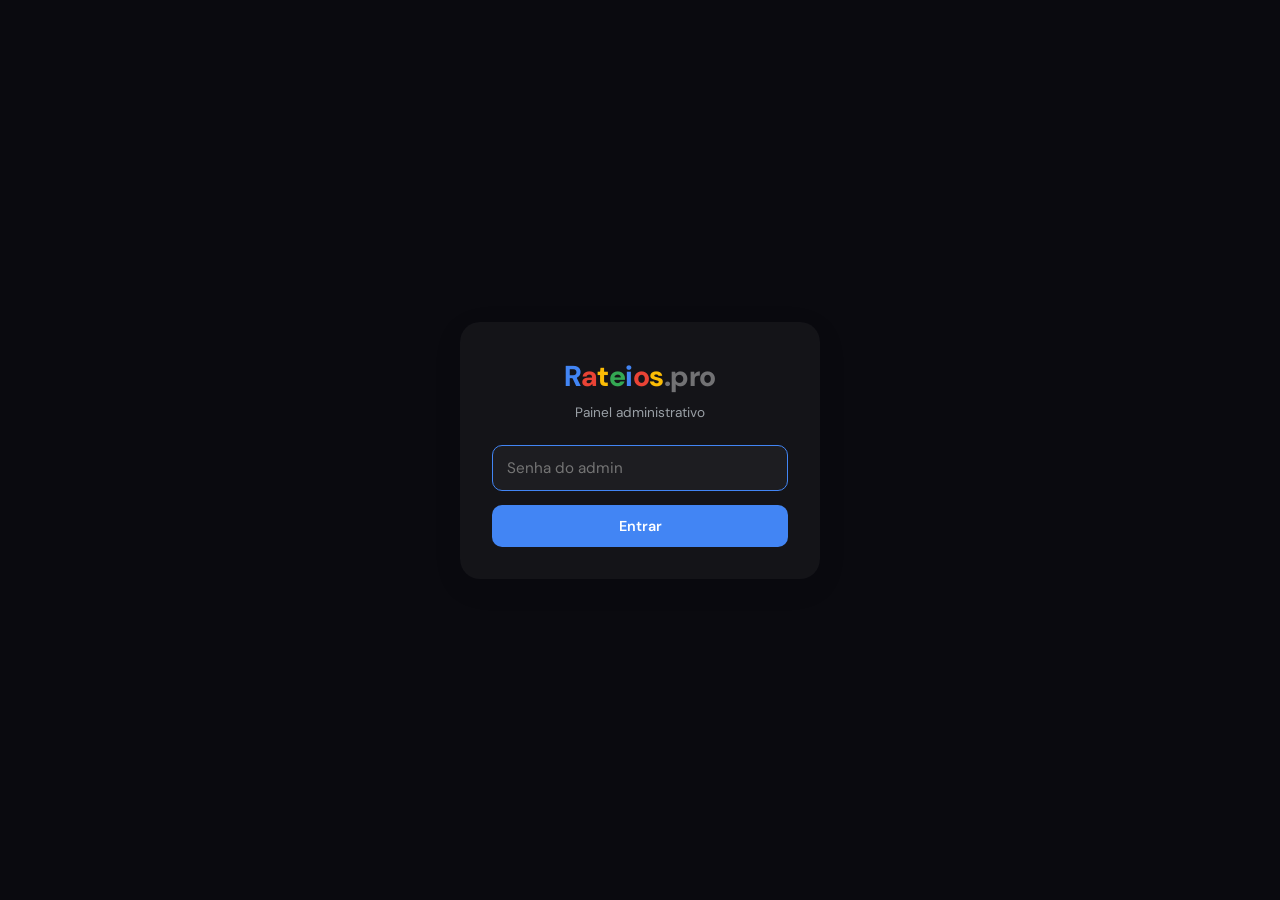
<file: admin.html>
<!DOCTYPE html>
<html lang="pt-BR">

<head>
    <meta charset="UTF-8">
    <meta name="viewport" content="width=device-width, initial-scale=1.0, maximum-scale=1.0, user-scalable=no">
    <title>Admin - Rateios.pro</title>
    <link rel="preconnect" href="https://fonts.googleapis.com">
    <link rel="preconnect" href="https://fonts.gstatic.com" crossorigin>
    <link href="https://fonts.googleapis.com/css2?family=DM+Sans:wght@400;500;700&family=Space+Grotesk:wght@400;500;600;700&display=swap" rel="stylesheet">
    <link rel="stylesheet" href="css/admin.css">
</head>

<body class="admin-body">

    <!-- LOGIN -->
    <div id="login-screen" class="login-screen">
        <div class="login-card">
            <div class="login-logo" style="margin-bottom: 8px;">
                <span style="font-size: 1.8rem; font-weight: 800; letter-spacing: -0.5px;">
                  <span style="color:#4285F4">R</span><span style="color:#EA4335">a</span><span style="color:#FBBC05">t</span><span style="color:#34A853">e</span><span style="color:#4285F4">i</span><span style="color:#EA4335">o</span><span style="color:#FBBC05">s</span><span style="color:rgba(255,255,255,0.4)">.pro</span>
                </span>
            </div>
            <p class="login-sub">Painel administrativo</p>
            <div class="form-group">
                <input type="password" id="admin-pass" class="form-input" placeholder="Senha do admin" autofocus>
            </div>
            <button class="btn btn-primary btn-block" onclick="adminLogin()">Entrar</button>
            <p id="login-error" class="form-error" style="display:none;margin-top:12px;">Senha incorreta</p>
        </div>
    </div>

    <!-- APP -->
    <div id="admin-app" style="display:none;">

        <!-- TOP BAR -->
        <header class="topbar">
            <div class="topbar-left">
                <span class="topbar-logo" style="font-size: 1.2rem; font-weight: 800; letter-spacing: -0.5px;">
                  <span style="color:#4285F4">R</span><span style="color:#EA4335">a</span><span style="color:#FBBC05">t</span><span style="color:#34A853">e</span><span style="color:#4285F4">i</span><span style="color:#EA4335">o</span><span style="color:#FBBC05">s</span><span style="color:rgba(255,255,255,0.4)">.pro</span>
                </span>
                <span class="topbar-badge">Admin</span>
            </div>
            <button class="topbar-btn" onclick="adminLogout()">
                <svg width="18" height="18" viewBox="0 0 24 24" fill="currentColor">
                    <path
                        d="M17 7l-1.41 1.41L18.17 11H8v2h10.17l-2.58 2.58L17 17l5-5zM4 5h8V3H4c-1.1 0-2 .9-2 2v14c0 1.1.9 2 2 2h8v-2H4V5z" />
                </svg>
            </button>
        </header>

        <!-- STATS -->
        <div class="stats-row">
            <div class="stat-card blue"><span class="stat-num" id="stat-groups">0</span><span
                    class="stat-label">Grupos</span></div>
            <div class="stat-card green"><span class="stat-num" id="stat-members">0</span><span
                    class="stat-label">Membros</span></div>
            <div class="stat-card yellow"><span class="stat-num" id="stat-slots">0</span><span
                    class="stat-label">Vagas</span></div>
            <div class="stat-card red"><span class="stat-num" id="stat-orders">0</span><span
                    class="stat-label">Pedidos</span></div>
            <div class="stat-card blue"><span class="stat-num" id="stat-leads">0</span><span
                    class="stat-label">Leads</span></div>
        </div>

        <!-- TABS -->
        <div class="tabs">
            <button class="tab active" onclick="switchTab('pedidos')" id="tab-pedidos">
                <svg width="14" height="14" viewBox="0 0 24 24" fill="currentColor">
                    <path
                        d="M18 6h-2c0-2.21-1.79-4-4-4S8 3.79 8 6H6c-1.1 0-2 .9-2 2v12c0 1.1.9 2 2 2h12c1.1 0 2-.9 2-2V8c0-1.1-.9-2-2-2zm-6-2c1.1 0 2 .9 2 2h-4c0-1.1.9-2 2-2zm6 16H6V8h2v2c0 .55.45 1 1 1s1-.45 1-1V8h4v2c0 .55.45 1 1 1s1-.45 1-1V8h2v12z" />
                </svg>
                Pedidos
            </button>
            <button class="tab" onclick="switchTab('grupos')" id="tab-grupos">
                <svg width="14" height="14" viewBox="0 0 24 24" fill="currentColor">
                    <path
                        d="M16 11c1.66 0 2.99-1.34 2.99-3S17.66 5 16 5c-1.66 0-3 1.34-3 3s1.34 3 3 3zm-8 0c1.66 0 2.99-1.34 2.99-3S9.66 5 8 5C6.34 5 5 6.34 5 8s1.34 3 3 3zm0 2c-2.33 0-7 1.17-7 3.5V19h14v-2.5c0-2.33-4.67-3.5-7-3.5z" />
                </svg>
                Grupos
            </button>
            <button class="tab" onclick="switchTab('membros')" id="tab-membros">
                <svg width="14" height="14" viewBox="0 0 24 24" fill="currentColor">
                    <path
                        d="M12 12c2.21 0 4-1.79 4-4s-1.79-4-4-4-4 1.79-4 4 1.79 4 4 4zm0 2c-2.67 0-8 1.34-8 4v2h16v-2c0-2.66-5.33-4-8-4z" />
                </svg>
                Membros
            </button>
            <button class="tab" onclick="switchTab('leads')" id="tab-leads">
                <svg width="14" height="14" viewBox="0 0 24 24" fill="currentColor">
                    <path d="M20 2H4c-1.1 0-2 .9-2 2v18l4-4h14c1.1 0 2-.9 2-2V4c0-1.1-.9-2-2-2z" />
                </svg>
                Leads
            </button>
            <button class="tab" onclick="switchTab('vitrine')" id="tab-vitrine">
                <svg width="14" height="14" viewBox="0 0 24 24" fill="currentColor">
                    <path d="M20 4H4v2h16V4zm1 10v-2l-1-5H4l-1 5v2h1v6h10v-6h4v6h2v-6h1zm-9 4H6v-4h6v4z" />
                </svg>
                Vitrine
            </button>
        </div>

        <!-- TAB: PEDIDOS -->
        <div id="view-pedidos" class="tab-content active">
            <div class="section-bar">
                <h2>Pedidos</h2>
            </div>
            <div class="filter-bar">
                <select id="filter-order-status" class="form-select" onchange="renderOrders()">
                    <option value="all">Todos</option>
                    <option value="pendente">Pendentes</option>
                    <option value="pago">Pagos</option>
                    <option value="ativo">Ativos</option>
                    <option value="cancelado">Cancelados</option>
                </select>
            </div>
            <div id="orders-list" class="card-list"></div>
        </div>

        <!-- TAB: GRUPOS -->
        <div id="view-grupos" class="tab-content">
            <div class="section-bar">
                <h2>Grupos</h2>
                <button class="btn btn-sm btn-primary" onclick="showModal('add-group')">
                    <svg width="14" height="14" viewBox="0 0 24 24" fill="white">
                        <path d="M19 13h-6v6h-2v-6H5v-2h6V5h2v6h6v2z" />
                    </svg> Novo
                </button>
            </div>
            <div id="groups-list" class="card-list"></div>
        </div>

        <!-- TAB: MEMBROS -->
        <div id="view-membros" class="tab-content">
            <div class="section-bar">
                <h2>Membros</h2>
                <button class="btn btn-sm btn-primary" onclick="showModal('add-member')">
                    <svg width="14" height="14" viewBox="0 0 24 24" fill="white">
                        <path d="M19 13h-6v6h-2v-6H5v-2h6V5h2v6h6v2z" />
                    </svg> Cadastrar
                </button>
            </div>
            <div class="filter-bar">
                <select id="filter-group" class="form-select" onchange="renderMembers()">
                    <option value="all">Todos</option>
                </select>
                <select id="filter-status" class="form-select" onchange="renderMembers()">
                    <option value="all">Todos</option>
                    <option value="ativo">Ativos</option>
                    <option value="pendente">Pendentes</option>
                    <option value="inativo">Inativos</option>
                </select>
            </div>
            <div id="members-list" class="card-list"></div>
        </div>

        <!-- TAB: LEADS -->
        <div id="view-leads" class="tab-content">
            <div class="section-bar">
                <h2>Leads</h2><button class="btn btn-sm btn-ghost" onclick="clearLeads()">Limpar</button>
            </div>
            <div id="leads-list" class="card-list"></div>
            <p id="no-leads" class="empty-msg" style="display:none;">Nenhum lead ainda.</p>
        </div>

        <!-- TAB: VITRINE -->
        <div id="view-vitrine" class="tab-content">
            <div class="section-bar">
                <h2>Vitrine de Conteúdo</h2>
                <button class="btn btn-sm btn-primary" onclick="showModal('add-product')">
                    <svg width="14" height="14" viewBox="0 0 24 24" fill="white">
                        <path d="M19 13h-6v6h-2v-6H5v-2h6V5h2v6h6v2z" />
                    </svg> Novo Produto
                </button>
            </div>
            <div id="products-list" class="card-list"></div>
            <p id="no-products" class="empty-msg" style="display:none;">Nenhum produto cadastrado.</p>
        </div>
    </div>

    <!-- MODAL: NOVO GRUPO -->
    <div id="modal-add-group" class="modal-overlay" style="display:none;"
        onclick="if(event.target===this)closeModals()">
        <div class="modal-sheet">
            <div class="modal-header">
                <h3>Novo grupo</h3><button class="modal-close" onclick="closeModals()"><svg width="18" height="18"
                        viewBox="0 0 24 24" fill="currentColor">
                        <path
                            d="M19 6.41L17.59 5 12 10.59 6.41 5 5 6.41 10.59 12 5 17.59 6.41 19 12 13.41 17.59 19 19 17.59 13.41 12z" />
                    </svg></button>
            </div>
            <div class="form-group"><label class="form-label">Foto do grupo</label>
                <div class="photo-upload">
                    <div class="photo-preview" id="new-group-photo-preview"><svg width="24" height="24"
                            viewBox="0 0 24 24" fill="#9AA0A6">
                            <path
                                d="M21 19V5c0-1.1-.9-2-2-2H5c-1.1 0-2 .9-2 2v14c0 1.1.9 2 2 2h14c1.1 0 2-.9 2-2zM8.5 13.5l2.5 3.01L14.5 12l4.5 6H5l3.5-4.5z" />
                        </svg></div>
                    <div class="photo-upload-text"><span class="photo-upload-btn">Escolher foto</span><span
                            class="photo-upload-hint">JPG, PNG ate 2MB</span></div><input type="file"
                        id="new-group-photo" accept="image/*" class="photo-file-input"
                        onchange="previewPhoto(this,'new-group-photo-preview')">
                </div>
            </div>
            <div class="form-group"><label class="form-label">Nome</label><input type="text" id="new-group-name"
                    class="form-input" placeholder="ex: Familia Premium 01"></div>
            <div class="form-row">
                <div class="form-group flex-1"><label class="form-label">Vagas</label><input type="number"
                        id="new-group-slots" class="form-input" value="6" min="1" max="10"></div>
                <div class="form-group flex-1"><label class="form-label">Preco</label><input type="text"
                        id="new-group-price" class="form-input" value="129.90"></div>
            </div>
            <div class="form-group"><label class="form-label">Link pagamento</label><input type="text"
                    id="new-group-link" class="form-input"
                    value="https://checkout.diasmarketplace.com.br/link/rateios-google-ultra"></div>
            <div class="form-group"><label class="form-label">Email Conta Mãe (Google)</label><input type="email"
                    id="new-group-email-mae" class="form-input" placeholder="contamae@gmail.com"></div>
            <button class="btn btn-primary btn-block" onclick="addGroup()">Criar grupo</button>
        </div>
    </div>

    <!-- MODAL: CADASTRAR MEMBRO -->
    <div id="modal-add-member" class="modal-overlay" style="display:none;"
        onclick="if(event.target===this)closeModals()">
        <div class="modal-sheet">
            <div class="modal-header">
                <h3>Cadastrar membro</h3><button class="modal-close" onclick="closeModals()"><svg width="18" height="18"
                        viewBox="0 0 24 24" fill="currentColor">
                        <path
                            d="M19 6.41L17.59 5 12 10.59 6.41 5 5 6.41 10.59 12 5 17.59 6.41 19 12 13.41 17.59 19 19 17.59 13.41 12z" />
                    </svg></button>
            </div>
            <div class="form-group"><label class="form-label">Nome</label><input type="text" id="new-member-name"
                    class="form-input" placeholder="Nome completo"></div>
            <div class="form-group"><label class="form-label">WhatsApp</label><input type="tel" id="new-member-phone"
                    class="form-input" placeholder="(11) 99999-9999"></div>
            <div class="form-group"><label class="form-label">E-mail</label><input type="email" id="new-member-email"
                    class="form-input" placeholder="email@gmail.com"></div>
            <div class="form-group"><label class="form-label">Grupo</label><select id="new-member-group"
                    class="form-select"></select></div>
            <div class="form-group"><label class="form-label">Status</label><select id="new-member-status"
                    class="form-select">
                    <option value="ativo">Pagante (Ativo)</option>
                    <option value="pendente">Grátis (Pendente)</option>
                    <option value="inativo">Bloqueado (Inativo)</option>
                </select></div>
            <button class="btn btn-primary btn-block" onclick="addMember()">Cadastrar</button>
        </div>
    </div>

    <!-- MODAL: EDITAR GRUPO -->
    <div id="modal-edit-group" class="modal-overlay" style="display:none;"
        onclick="if(event.target===this)closeModals()">
        <div class="modal-sheet">
            <div class="modal-header">
                <h3>Editar grupo</h3><button class="modal-close" onclick="closeModals()"><svg width="18" height="18"
                        viewBox="0 0 24 24" fill="currentColor">
                        <path
                            d="M19 6.41L17.59 5 12 10.59 6.41 5 5 6.41 10.59 12 5 17.59 6.41 19 12 13.41 17.59 19 19 17.59 13.41 12z" />
                    </svg></button>
            </div>
            <div class="form-group"><label class="form-label">Foto</label>
                <div class="photo-upload">
                    <div class="photo-preview" id="edit-group-photo-preview"><svg width="24" height="24"
                            viewBox="0 0 24 24" fill="#9AA0A6">
                            <path
                                d="M21 19V5c0-1.1-.9-2-2-2H5c-1.1 0-2 .9-2 2v14c0 1.1.9 2 2 2h14c1.1 0 2-.9 2-2zM8.5 13.5l2.5 3.01L14.5 12l4.5 6H5l3.5-4.5z" />
                        </svg></div>
                    <div class="photo-upload-text"><span class="photo-upload-btn">Trocar foto</span><span
                            class="photo-upload-hint">JPG, PNG ate 2MB</span></div><input type="file"
                        id="edit-group-photo" accept="image/*" class="photo-file-input"
                        onchange="previewPhoto(this,'edit-group-photo-preview')">
                </div>
            </div>
            <div class="form-group"><label class="form-label">Nome</label><input type="text" id="edit-group-name"
                    class="form-input"></div>
            <div class="form-row">
                <div class="form-group flex-1"><label class="form-label">Vagas</label><input type="number"
                        id="edit-group-slots" class="form-input" min="1" max="10"></div>
                <div class="form-group flex-1"><label class="form-label">Preco</label><input type="text"
                        id="edit-group-price" class="form-input"></div>
            </div>
            <div class="form-group"><label class="form-label">Link</label><input type="text" id="edit-group-link"
                    class="form-input"></div>
            <div class="form-group"><label class="form-label">Email Conta Mãe (Google)</label><input type="email"
                    id="edit-group-email-mae" class="form-input" placeholder="contamae@gmail.com"></div>
            
            <!-- Membros deste grupo -->
            <div class="form-group">
                <label class="form-label">Membros do Grupo <small style="color:#9AA0A6;">(clique p/ copiar email)</small></label>
                <div id="edit-group-members-list" style="background:rgba(255,255,255,0.03); border-radius:12px; padding:8px; max-height:200px; overflow-y:auto;"></div>
            </div>

            <input type="hidden" id="edit-group-id">
            <div class="form-row"><button class="btn btn-primary flex-1" onclick="saveGroup()">Salvar</button><button
                    class="btn btn-danger flex-1" onclick="deleteGroup()">Excluir</button></div>
        </div>
    </div>

    <!-- MODAL: EDITAR MEMBRO -->
    <div id="modal-edit-member" class="modal-overlay" style="display:none;"
        onclick="if(event.target===this)closeModals()">
        <div class="modal-sheet">
            <div class="modal-header">
                <h3>Editar membro</h3><button class="modal-close" onclick="closeModals()"><svg width="18" height="18"
                        viewBox="0 0 24 24" fill="currentColor">
                        <path
                            d="M19 6.41L17.59 5 12 10.59 6.41 5 5 6.41 10.59 12 5 17.59 6.41 19 12 13.41 17.59 19 19 17.59 13.41 12z" />
                    </svg></button>
            </div>
            <div class="form-group"><label class="form-label">Nome</label><input type="text" id="edit-member-name"
                    class="form-input"></div>
            <div class="form-group"><label class="form-label">WhatsApp</label><input type="tel" id="edit-member-phone"
                    class="form-input"></div>
            <div class="form-group"><label class="form-label">E-mail</label><input type="email" id="edit-member-email"
                    class="form-input"></div>
            <div class="form-group"><label class="form-label">Grupo</label><select id="edit-member-group"
                    class="form-select"></select></div>
            <div class="form-group"><label class="form-label">Status</label><select id="edit-member-status"
                    class="form-select">
                    <option value="ativo">Pagante (Ativo)</option>
                    <option value="pendente">Grátis (Pendente)</option>
                    <option value="inativo">Bloqueado (Inativo)</option>
                </select></div>
            <input type="hidden" id="edit-member-id">
            <div class="form-row"><button class="btn btn-primary flex-1" onclick="saveMember()">Salvar</button><button
                    class="btn btn-danger flex-1" onclick="deleteMember()">Remover</button></div>
            <a id="edit-member-whatsapp" href="#" target="_blank" class="btn btn-whatsapp btn-block"
                style="margin-top:8px;">
                <svg width="16" height="16" viewBox="0 0 24 24" fill="white">
                    <path
                        d="M17.472 14.382c-.297-.149-1.758-.867-2.03-.967-.273-.099-.471-.148-.67.15-.197.297-.767.966-.94 1.164-.173.199-.347.223-.644.075-.297-.15-1.255-.463-2.39-1.475-.883-.788-1.48-1.761-1.653-2.059-.173-.297-.018-.458.13-.606.134-.133.298-.347.446-.52.149-.174.198-.298.298-.497.099-.198.05-.371-.025-.52-.075-.149-.669-1.612-.916-2.207-.242-.579-.487-.5-.669-.51-.173-.008-.371-.01-.57-.01-.198 0-.52.074-.792.372-.272.297-1.04 1.016-1.04 2.479 0 1.462 1.065 2.875 1.213 3.074.149.198 2.096 3.2 5.077 4.487.709.306 1.262.489 1.694.625.712.227 1.36.195 1.871.118.571-.085 1.758-.719 2.006-1.413.248-.694.248-1.289.173-1.413-.074-.124-.272-.198-.57-.347z" />
                    <path
                        d="M12 2C6.48 2 2 6.48 2 12c0 1.82.49 3.53 1.34 5l-1.34 5 5.16-1.34C8.56 21.52 10.22 22 12 22c5.52 0 10-4.48 10-10S17.52 2 12 2z" />
                </svg>
                WhatsApp
            </a>
        </div>
    </div>

    <!-- MODAL: EDITAR PEDIDO -->
    <div id="modal-edit-order" class="modal-overlay" style="display:none;"
        onclick="if(event.target===this)closeModals()">
        <div class="modal-sheet">
            <div class="modal-header">
                <h3>Gerenciar pedido</h3><button class="modal-close" onclick="closeModals()"><svg width="18" height="18"
                        viewBox="0 0 24 24" fill="currentColor">
                        <path
                            d="M19 6.41L17.59 5 12 10.59 6.41 5 5 6.41 10.59 12 5 17.59 6.41 19 12 13.41 17.59 19 19 17.59 13.41 12z" />
                    </svg></button>
            </div>

            <!-- Order info (read-only) -->
            <div class="order-info-card">
                <div class="order-info-row"><span class="order-label">Pedido</span><span id="edit-order-order-id"
                        class="order-value"></span></div>
                <div class="order-info-row"><span class="order-label">Cliente</span><span id="edit-order-name"
                        class="order-value"></span></div>
                <div class="order-info-row"><span class="order-label">WhatsApp</span><span id="edit-order-phone-display"
                        class="order-value"></span></div>
                <div class="order-info-row"><span class="order-label">E-mail</span><span id="edit-order-email-display"
                        class="order-value"></span></div>
                <div class="order-info-row"><span class="order-label">Data</span><span id="edit-order-date"
                        class="order-value"></span></div>
            </div>

            <!-- Editable fields -->
            <div class="form-row">
                <div class="form-group flex-1"><label class="form-label">Status</label>
                    <select id="edit-order-status" class="form-select">
                        <option value="pendente">Pendente</option>
                        <option value="pago">Pago</option>
                        <option value="ativo">Ativo</option>
                        <option value="cancelado">Cancelado</option>
                    </select>
                </div>
                <div class="form-group flex-1"><label class="form-label">Dias</label>
                    <input type="number" id="edit-order-days" class="form-input" value="30" min="1">
                </div>
            </div>
            <div class="form-group">
                <label class="form-label">Atribuir ao grupo</label>
                <select id="edit-order-group" class="form-select"></select>
            </div>
            <div class="form-group" style="display:flex;align-items:center;gap:10px;">
                <input type="checkbox" id="edit-order-paid" style="width:20px;height:20px;">
                <label for="edit-order-paid" class="form-label" style="margin:0;">Pagamento confirmado</label>
            </div>
            <div class="form-group"><label class="form-label">Notas</label><textarea id="edit-order-notes"
                    class="form-input" rows="2" placeholder="Observacoes..."></textarea></div>
            <input type="hidden" id="edit-order-id">

            <button class="btn btn-primary btn-block" onclick="saveOrder()">Salvar alteracoes</button>
            <button class="btn btn-whatsapp btn-block" style="margin-top:8px;" onclick="dispatchOrder()">
                <svg width="16" height="16" viewBox="0 0 24 24" fill="white">
                    <path d="M9 16.17L4.83 12l-1.42 1.41L9 19 21 7l-1.41-1.41L9 16.17z" />
                </svg>
                Despachar (criar membro + ativar)
            </button>
            <div class="form-row" style="margin-top:8px;">
                <a id="edit-order-whatsapp" href="#" target="_blank" class="btn btn-ghost flex-1">
                    <svg width="14" height="14" viewBox="0 0 24 24" fill="currentColor">
                        <path d="M20 2H4c-1.1 0-2 .9-2 2v18l4-4h14c1.1 0 2-.9 2-2V4c0-1.1-.9-2-2-2z" />
                    </svg> WhatsApp
                </a>
                <button class="btn btn-danger flex-1" onclick="deleteOrder()">Excluir</button>
            </div>
        </div>
    </div>

    <!-- MODAL: NOVO PRODUTO -->
    <div id="modal-add-product" class="modal-overlay" style="display:none;"
        onclick="if(event.target===this)closeModals()">
        <div class="modal-sheet">
            <div class="modal-header">
                <h3>Novo produto</h3><button class="modal-close" onclick="closeModals()"><svg width="18" height="18"
                        viewBox="0 0 24 24" fill="currentColor">
                        <path
                            d="M19 6.41L17.59 5 12 10.59 6.41 5 5 6.41 10.59 12 5 17.59 6.41 19 12 13.41 17.59 19 19 17.59 13.41 12z" />
                    </svg></button>
            </div>
            <div class="form-group"><label class="form-label">Foto do produto</label>
                <div class="photo-upload">
                    <div class="photo-preview" id="new-product-photo-preview"><svg width="24" height="24"
                            viewBox="0 0 24 24" fill="#9AA0A6">
                            <path
                                d="M21 19V5c0-1.1-.9-2-2-2H5c-1.1 0-2 .9-2 2v14c0 1.1.9 2 2 2h14c1.1 0 2-.9 2-2zM8.5 13.5l2.5 3.01L14.5 12l4.5 6H5l3.5-4.5z" />
                        </svg></div>
                    <div class="photo-upload-text"><span class="photo-upload-btn">Escolher foto</span><span
                            class="photo-upload-hint">JPG, PNG ate 2MB</span></div><input type="file"
                        id="new-product-photo" accept="image/*" class="photo-file-input"
                        onchange="previewPhoto(this,'new-product-photo-preview')">
                </div>
            </div>
            <div class="form-group"><label class="form-label">Título</label><input type="text" id="new-product-title"
                    class="form-input" placeholder="ex: Workflow Criação de Vídeos"></div>
            <div class="form-group"><label class="form-label">Descrição</label><textarea id="new-product-desc"
                    class="form-input" rows="3" placeholder="Descrição do produto..."></textarea></div>
            <div class="form-row">
                <div class="form-group flex-1"><label class="form-label">Preço (R$)</label><input type="text"
                        id="new-product-price" class="form-input" value="0.00"></div>
                <div class="form-group flex-1"><label class="form-label">Categoria</label>
                    <select id="new-product-category" class="form-select">
                        <option value="pdf">📄 PDF</option>
                        <option value="workflow">⚙️ Workflow</option>
                        <option value="template">🎨 Template</option>
                        <option value="guia">📘 Guia</option>
                        <option value="outro">📦 Outro</option>
                    </select>
                </div>
            </div>
            <div class="form-group"><label class="form-label">URL do arquivo (link para download)</label><input
                    type="text" id="new-product-url" class="form-input"
                    placeholder="https://drive.google.com/..."></div>
            <button class="btn btn-primary btn-block" onclick="addProduct()">Cadastrar produto</button>
        </div>
    </div>

    <!-- MODAL: EDITAR PRODUTO -->
    <div id="modal-edit-product" class="modal-overlay" style="display:none;"
        onclick="if(event.target===this)closeModals()">
        <div class="modal-sheet">
            <div class="modal-header">
                <h3>Editar produto</h3><button class="modal-close" onclick="closeModals()"><svg width="18" height="18"
                        viewBox="0 0 24 24" fill="currentColor">
                        <path
                            d="M19 6.41L17.59 5 12 10.59 6.41 5 5 6.41 10.59 12 5 17.59 6.41 19 12 13.41 17.59 19 19 17.59 13.41 12z" />
                    </svg></button>
            </div>
            <div class="form-group"><label class="form-label">Foto</label>
                <div class="photo-upload">
                    <div class="photo-preview" id="edit-product-photo-preview"><svg width="24" height="24"
                            viewBox="0 0 24 24" fill="#9AA0A6">
                            <path
                                d="M21 19V5c0-1.1-.9-2-2-2H5c-1.1 0-2 .9-2 2v14c0 1.1.9 2 2 2h14c1.1 0 2-.9 2-2zM8.5 13.5l2.5 3.01L14.5 12l4.5 6H5l3.5-4.5z" />
                        </svg></div>
                    <div class="photo-upload-text"><span class="photo-upload-btn">Trocar foto</span><span
                            class="photo-upload-hint">JPG, PNG ate 2MB</span></div><input type="file"
                        id="edit-product-photo" accept="image/*" class="photo-file-input"
                        onchange="previewPhoto(this,'edit-product-photo-preview')">
                </div>
            </div>
            <div class="form-group"><label class="form-label">Título</label><input type="text" id="edit-product-title"
                    class="form-input"></div>
            <div class="form-group"><label class="form-label">Descrição</label><textarea id="edit-product-desc"
                    class="form-input" rows="3"></textarea></div>
            <div class="form-row">
                <div class="form-group flex-1"><label class="form-label">Preço (R$)</label><input type="text"
                        id="edit-product-price" class="form-input"></div>
                <div class="form-group flex-1"><label class="form-label">Categoria</label>
                    <select id="edit-product-category" class="form-select">
                        <option value="pdf">📄 PDF</option>
                        <option value="workflow">⚙️ Workflow</option>
                        <option value="template">🎨 Template</option>
                        <option value="guia">📘 Guia</option>
                        <option value="outro">📦 Outro</option>
                    </select>
                </div>
            </div>
            <div class="form-group"><label class="form-label">URL do arquivo</label><input type="text"
                    id="edit-product-url" class="form-input"></div>
            <div class="form-group"><label class="form-label">Status</label>
                <select id="edit-product-status" class="form-select">
                    <option value="ativo">Ativo</option>
                    <option value="inativo">Inativo</option>
                </select>
            </div>
            <input type="hidden" id="edit-product-id">
            <button class="btn btn-primary btn-block" onclick="saveProduct()">Salvar alterações</button>
            <button class="btn btn-danger btn-block" style="margin-top:8px;" onclick="deleteProduct()">Excluir
                produto</button>
        </div>
    </div>

    <script src="js/api.js"></script>
    <script src="js/admin.js"></script>
</body>

</html>
</file>
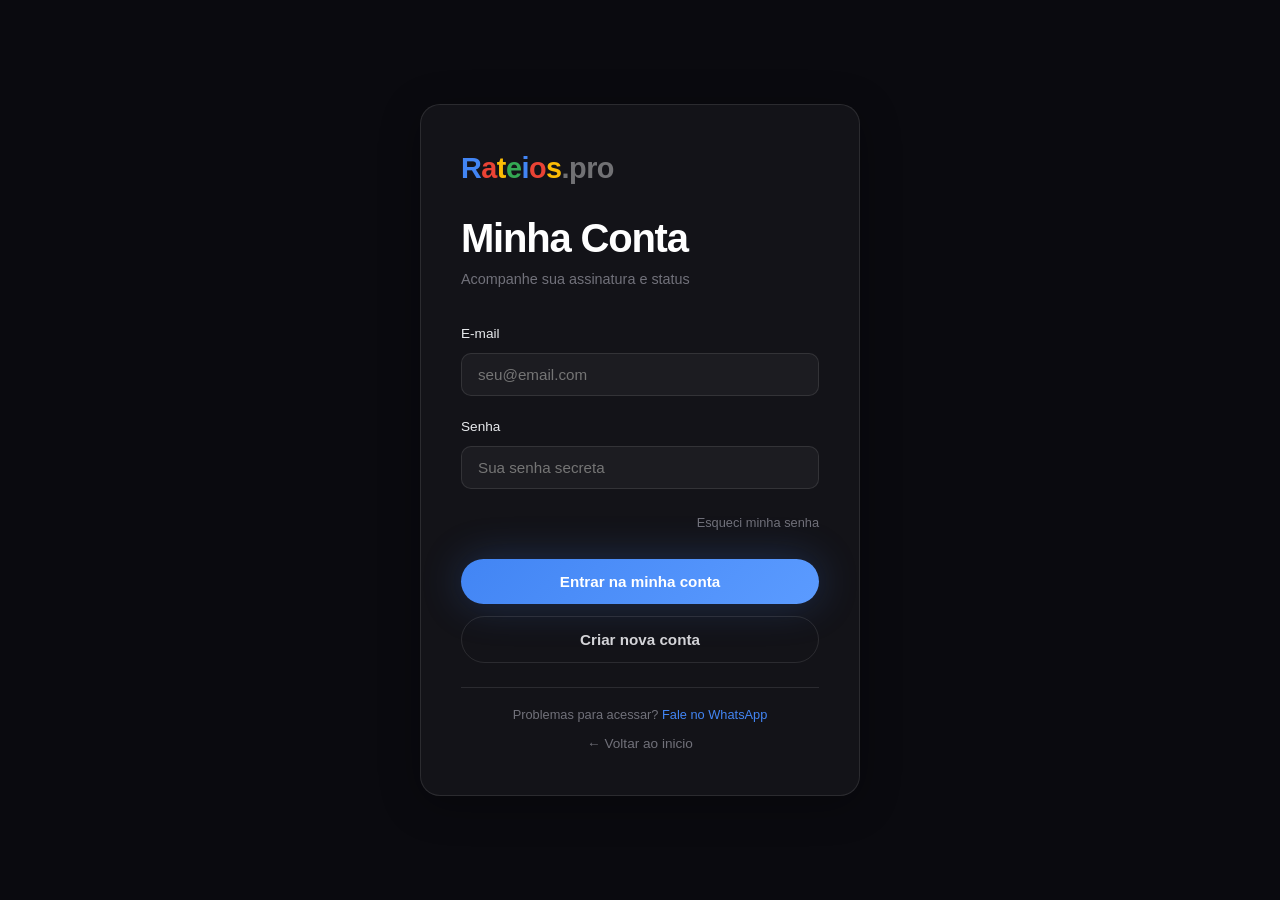
<file: conta.html>
<!DOCTYPE html>
<html lang="pt-BR">

<head>
    <meta charset="UTF-8">
    <meta name="viewport" content="width=device-width, initial-scale=1.0">
    <title>Minha Conta - Rateios.pro</title>
    <link rel="preconnect" href="https://fonts.googleapis.com">
    <link href="https://fonts.googleapis.com/css2?family=Inter:wght@300;400;500;600;700&display=swap" rel="stylesheet">
    <link rel="stylesheet" href="css/style.css">
    <link rel="stylesheet" href="css/conta.css">
</head>

<body class="conta-body">

    <!-- LOGIN -->
    <div id="conta-login" class="conta-login-screen">
        <div class="conta-login-card">
            <a href="index.html" class="conta-brand">
                <span style="font-size: 1.8rem; font-weight: 800; letter-spacing: -0.5px;">
                  <span style="color:#4285F4">R</span><span style="color:#EA4335">a</span><span style="color:#FBBC05">t</span><span style="color:#34A853">e</span><span style="color:#4285F4">i</span><span style="color:#EA4335">o</span><span style="color:#FBBC05">s</span><span style="color:rgba(255,255,255,0.4)">.pro</span>
                </span>
            </a>
            <h2 style="margin-bottom:6px;">Minha Conta</h2>
            <p style="color:var(--gray-500);margin-bottom:32px;font-size:0.9rem;">Acompanhe sua assinatura e status</p>

            <!-- AUTENTICACAO GERAL -->
            <div id="auth-login-view">
                <div class="form-group">
                    <label class="form-label">E-mail</label>
                    <input type="email" id="auth-login-email" class="form-input" placeholder="seu@email.com">
                </div>
                <div class="form-group">
                    <label class="form-label">Senha</label>
                    <input type="password" id="auth-login-pass" class="form-input" placeholder="Sua senha secreta" onkeydown="if(event.key==='Enter') window.authLogin()">
                </div>
                <div style="text-align:right; margin-bottom:24px;">
                    <a href="#" onclick="alert('Funcionalidade de recuperar senha em desenvolvimento. Fale com o suporte no WhatsApp.')" style="color:var(--gray-500); font-size:0.8rem;">Esqueci minha senha</a>
                </div>

                <button class="btn btn-primary btn-block" onclick="window.authLogin()" style="margin-bottom:12px;">Entrar na minha conta</button>
                <button class="btn btn-secondary btn-block" onclick="toggleAuthView('register')">Criar nova conta</button>
            </div>

            <!-- CADASTRO -->
            <div id="auth-register-view" style="display:none;">
                <div class="form-group">
                    <label class="form-label">Nome Completo</label>
                    <input type="text" id="auth-reg-name" class="form-input" placeholder="Ex: Joao Silva">
                </div>
                <div class="form-group">
                    <label class="form-label">WhatsApp</label>
                    <input type="tel" id="auth-reg-phone" class="form-input" placeholder="(11) 99999-9999">
                </div>
                <div class="form-group">
                    <label class="form-label">E-mail</label>
                    <input type="email" id="auth-reg-email" class="form-input" placeholder="seu@email.com">
                </div>
                <div class="form-group">
                    <label class="form-label">Criar Senha</label>
                    <input type="password" id="auth-reg-pass" class="form-input" placeholder="Min. 6 caracteres">
                </div>

                <button class="btn btn-primary btn-block" onclick="window.authRegister()" style="margin-bottom:12px;">Finalizar Cadastro</button>
                <button class="btn btn-secondary btn-block" onclick="toggleAuthView('login')">Ja tenho conta (Entrar)</button>
            </div>

            <p id="conta-error" style="color:var(--g-red);text-align:center;font-size:0.85rem;margin-top:16px;display:none;">Dados invalidos. Tente novamente.</p>

            <div style="text-align:center;margin-top:24px;border-top:1px solid rgba(255,255,255,0.1);padding-top:16px;">
                <p style="font-size:0.8rem;color:var(--gray-500);">Problemas para acessar? <a href="#"
                        onclick="openWhatsApp()" style="color:var(--g-blue);font-weight:500;">Fale no WhatsApp</a></p>
                <a href="index.html"
                    style="font-size:0.85rem;color:var(--gray-500);display:block;margin-top:8px;">&larr; Voltar ao
                    inicio</a>
            </div>
        </div>
    </div>

    <!-- PAINEL DO CLIENTE -->
    <div id="conta-painel" style="display:none;">
        <nav class="conta-nav">
            <a href="index.html" class="conta-brand" style="font-size:1.1rem; text-decoration: none;">
                <span style="font-size: 1.2rem; font-weight: 800; letter-spacing: -0.5px;">
                  <span style="color:#4285F4">R</span><span style="color:#EA4335">a</span><span style="color:#FBBC05">t</span><span style="color:#34A853">e</span><span style="color:#4285F4">i</span><span style="color:#EA4335">o</span><span style="color:#FBBC05">s</span><span style="color:rgba(255,255,255,0.4)">.pro</span>
                </span>
            </a>
            <div style="display:flex;align-items:center;gap:16px;">
                <span id="conta-username" style="font-size:0.9rem;color:var(--gray-600);"></span>
                <button onclick="logoutConta()" class="btn btn-sm btn-secondary">Sair</button>
            </div>
        </nav>

        <div class="conta-content">

            <!-- STATUS DA ASSINATURA -->
            <div class="conta-card status-card">
                <div class="status-header">
                    <div class="status-icon-wrap green-bg">
                        <span style="font-size:1.5rem;">&#10003;</span>
                    </div>
                    <div>
                        <h2 style="font-size:1.4rem;">Assinatura ativa</h2>
                        <p>Seu acesso ao Google One AI Premium esta ativo.</p>
                    </div>
                    <div class="status-badge-wrap">
                        <span class="status-live-badge"><span class="pulse"></span> Ativo</span>
                    </div>
                </div>
                <div class="status-details">
                    <div class="status-detail-item">
                        <span class="detail-label">Plano</span>
                        <span class="detail-value">Google One AI Premium</span>
                    </div>
                    <div class="status-detail-item">
                        <span class="detail-label">Grupo</span>
                        <span class="detail-value" id="conta-grupo">GRP-001</span>
                    </div>
                    <div class="status-detail-item">
                        <span class="detail-label">Valor mensal</span>
                        <span class="detail-value" style="color:var(--g-green);font-weight:600;">R$ 129,90</span>
                    </div>
                    <div class="status-detail-item">
                        <span class="detail-label">Proximo vencimento</span>
                        <span class="detail-value" id="conta-vencimento">20/03/2026</span>
                    </div>
                </div>
            </div>

            <!-- BENEFICIOS ATIVOS -->
            <div class="conta-card">
                <h3 style="margin-bottom:20px;">Seus beneficios ativos</h3>
                <div class="beneficios-ativos">
                    <div class="beneficio-item active">
                        <span class="beneficio-check">&#10003;</span>
                        <div>
                            <strong>Flow ilimitado</strong>
                            <span>Sem restricoes de uso</span>
                        </div>
                    </div>
                    <div class="beneficio-item active">
                        <span class="beneficio-check">&#10003;</span>
                        <div>
                            <strong>Gemini Advanced</strong>
                            <span>Modelo Ultra ativado</span>
                        </div>
                    </div>
                    <div class="beneficio-item active">
                        <span class="beneficio-check">&#10003;</span>
                        <div>
                            <strong>2 TB de armazenamento</strong>
                            <span>Drive, Gmail e Fotos</span>
                        </div>
                    </div>
                    <div class="beneficio-item active">
                        <span class="beneficio-check">&#10003;</span>
                        <div>
                            <strong>VPN do Google One</strong>
                            <span>Ativa na sua conta</span>
                        </div>
                    </div>
                    <div class="beneficio-item active">
                        <span class="beneficio-check">&#10003;</span>
                        <div>
                            <strong>Conta 100% privada</strong>
                            <span>Seus dados so seus</span>
                        </div>
                    </div>
                    <div class="beneficio-item active">
                        <span class="beneficio-check">&#10003;</span>
                        <div>
                            <strong>Garantia de 30 dias</strong>
                            <span>Devolucao sem perguntas</span>
                        </div>
                    </div>
                </div>
                
                <a href="cursos.html" class="btn btn-primary btn-block" style="margin-top: 32px; font-size: 1.1rem; padding: 18px; display: flex; align-items: center; justify-content: center; gap: 12px; box-shadow: 0 4px 15px rgba(66, 133, 244, 0.3);">
                    <svg width="24" height="24" viewBox="0 0 24 24" fill="currentColor">
                        <path d="M8 5v14l11-7z"/>
                    </svg>
                    Acessar Área de Aulas
                </a>
            </div>

            <!-- HISTORICO DE PEDIDOS -->
            <div class="conta-card">
                <h3 style="margin-bottom:20px;">Historico de pagamentos</h3>
                <div id="conta-historico">
                    <div class="pedido-item">
                        <div class="pedido-info">
                            <span class="pedido-id">#PAY-001</span>
                            <span class="pedido-desc">Google One AI Premium &mdash; Fevereiro 2026</span>
                        </div>
                        <div style="display:flex;align-items:center;gap:12px;">
                            <span style="font-weight:600;">R$ 129,90</span>
                            <span class="badge badge-green">Pago</span>
                        </div>
                    </div>
                    <div class="pedido-item">
                        <div class="pedido-info">
                            <span class="pedido-id">#PAY-000</span>
                            <span class="pedido-desc">Google One AI Premium &mdash; Janeiro 2026</span>
                        </div>
                        <div style="display:flex;align-items:center;gap:12px;">
                            <span style="font-weight:600;">R$ 129,90</span>
                            <span class="badge badge-green">Pago</span>
                        </div>
                    </div>
                </div>
            </div>

            <!-- SUPORTE -->
            <div class="conta-card suporte-card">
                <div style="display:flex;align-items:center;gap:16px;">
                    <div class="stat-icon green-bg" style="font-size:1.4rem;">&#128172;</div>
                    <div>
                        <h3 style="margin-bottom:4px;">Precisa de ajuda?</h3>
                        <p style="font-size:0.9rem;">Suporte dedicado via WhatsApp, respondemos em minutos.</p>
                    </div>
                    <button class="btn btn-google" onclick="openWhatsApp()" style="margin-left:auto;">Chamar no
                        WhatsApp</button>
                </div>
            </div>

        </div>
    </div>

    <script src="js/data.js"></script>
    <script src="js/auth.js"></script>
    <script src="js/conta.js"></script>
</body>

</html>
</file>
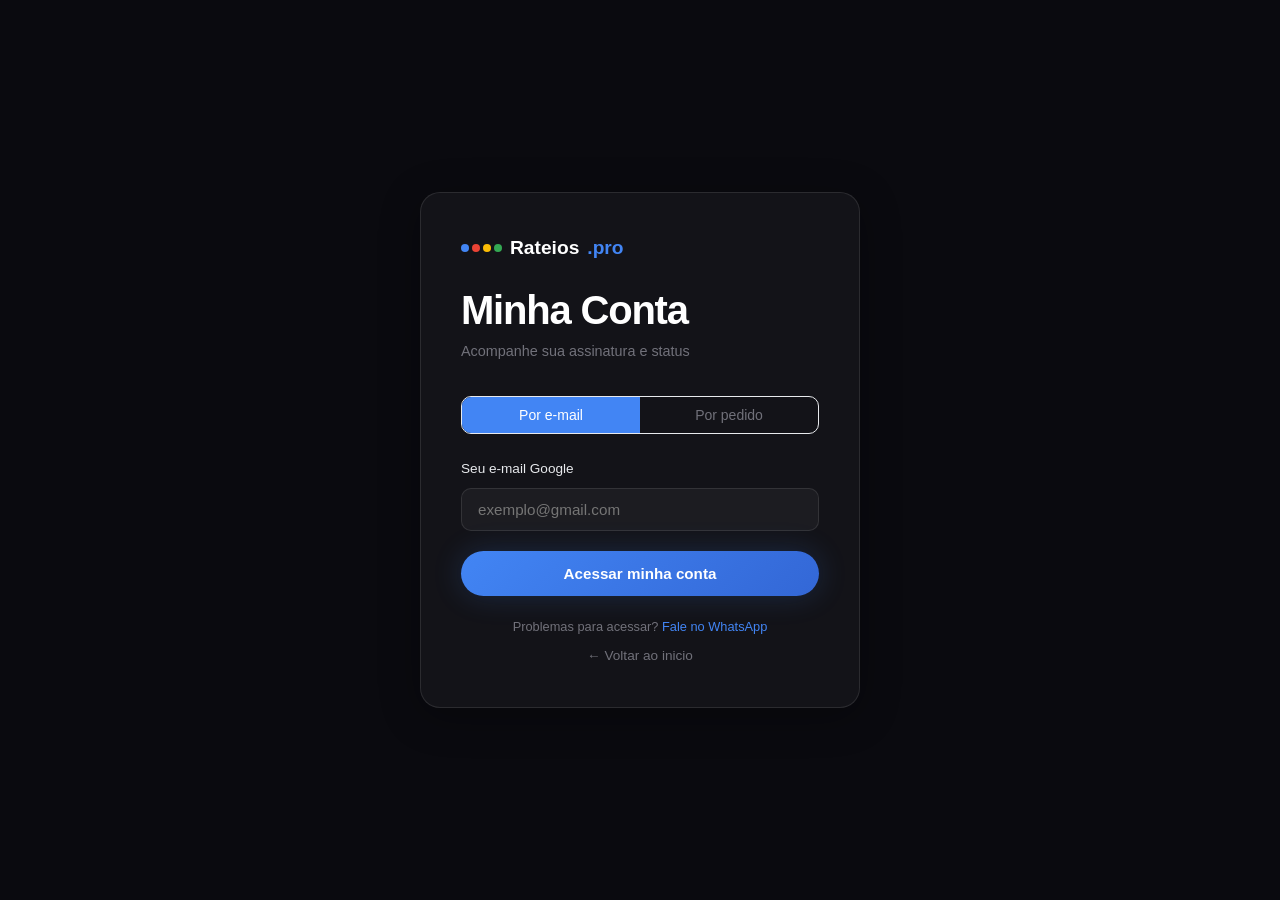
<file: conta_original.html>
<!DOCTYPE html>
<html lang="pt-BR">

<head>
    <meta charset="UTF-8">
    <meta name="viewport" content="width=device-width, initial-scale=1.0">
    <title>Minha Conta - Rateios.pro</title>
    <link rel="preconnect" href="https://fonts.googleapis.com">
    <link href="https://fonts.googleapis.com/css2?family=Inter:wght@300;400;500;600;700&display=swap" rel="stylesheet">
    <link rel="stylesheet" href="css/style.css">
    <link rel="stylesheet" href="css/conta.css">
</head>

<body class="conta-body">

    <!-- LOGIN -->
    <div id="conta-login" class="conta-login-screen">
        <div class="conta-login-card">
            <a href="index.html" class="conta-brand">
                <div class="logo-dots">
                    <span class="dot dot-blue"></span>
                    <span class="dot dot-red"></span>
                    <span class="dot dot-yellow"></span>
                    <span class="dot dot-green"></span>
                </div>
                Rateios<span style="color:var(--g-blue);">.pro</span>
            </a>
            <h2 style="margin-bottom:6px;">Minha Conta</h2>
            <p style="color:var(--gray-500);margin-bottom:32px;font-size:0.9rem;">Acompanhe sua assinatura e status</p>

            <div id="login-tabs"
                style="display:flex;gap:0;margin-bottom:24px;border:1px solid #E8EAED;border-radius:10px;overflow:hidden;">
                <button class="tab-btn active" onclick="switchTab('email')" id="tab-email">Por e-mail</button>
                <button class="tab-btn" onclick="switchTab('pedido')" id="tab-pedido">Por pedido</button>
            </div>

            <div id="tab-email-form">
                <div class="form-group">
                    <label class="form-label">Seu e-mail Google</label>
                    <input type="email" id="conta-email" class="form-input" placeholder="exemplo@gmail.com"
                        onkeydown="if(event.key==='Enter')loginConta()">
                </div>
            </div>
            <div id="tab-pedido-form" style="display:none;">
                <div class="form-group">
                    <label class="form-label">ID do pedido (enviado no WhatsApp)</label>
                    <input type="text" id="conta-pedido" class="form-input" placeholder="Ex: GRP-001-003"
                        onkeydown="if(event.key==='Enter')loginConta()">
                </div>
            </div>

            <button class="btn btn-google btn-block" onclick="loginConta()">Acessar minha conta</button>
            <p id="conta-error"
                style="color:var(--g-red);text-align:center;font-size:0.85rem;margin-top:12px;display:none;">Dados nao
                encontrados. Verifique e tente novamente.</p>

            <div style="text-align:center;margin-top:20px;">
                <p style="font-size:0.8rem;color:var(--gray-500);">Problemas para acessar? <a href="#"
                        onclick="openWhatsApp()" style="color:var(--g-blue);font-weight:500;">Fale no WhatsApp</a></p>
                <a href="index.html"
                    style="font-size:0.85rem;color:var(--gray-500);display:block;margin-top:8px;">&larr; Voltar ao
                    inicio</a>
            </div>
        </div>
    </div>

    <!-- PAINEL DO CLIENTE -->
    <div id="conta-painel" style="display:none;">
        <nav class="conta-nav">
            <a href="index.html" class="conta-brand" style="font-size:1.1rem;">
                <div class="logo-dots">
                    <span class="dot dot-blue"></span>
                    <span class="dot dot-red"></span>
                    <span class="dot dot-yellow"></span>
                    <span class="dot dot-green"></span>
                </div>
                Rateios<span style="color:var(--g-blue);">.pro</span>
            </a>
            <div style="display:flex;align-items:center;gap:16px;">
                <span id="conta-username" style="font-size:0.9rem;color:var(--gray-600);"></span>
                <button onclick="logoutConta()" class="btn btn-sm btn-secondary">Sair</button>
            </div>
        </nav>

        <div class="conta-content">

            <!-- STATUS DA ASSINATURA -->
            <div class="conta-card status-card">
                <div class="status-header">
                    <div class="status-icon-wrap green-bg">
                        <span style="font-size:1.5rem;">&#10003;</span>
                    </div>
                    <div>
                        <h2 style="font-size:1.4rem;">Assinatura ativa</h2>
                        <p>Seu acesso ao Google One AI Premium esta ativo.</p>
                    </div>
                    <div class="status-badge-wrap">
                        <span class="status-live-badge"><span class="pulse"></span> Ativo</span>
                    </div>
                </div>
                <div class="status-details">
                    <div class="status-detail-item">
                        <span class="detail-label">Plano</span>
                        <span class="detail-value">Google One AI Premium</span>
                    </div>
                    <div class="status-detail-item">
                        <span class="detail-label">Grupo</span>
                        <span class="detail-value" id="conta-grupo">GRP-001</span>
                    </div>
                    <div class="status-detail-item">
                        <span class="detail-label">Valor mensal</span>
                        <span class="detail-value" style="color:var(--g-green);font-weight:600;">R$ 101,50</span>
                    </div>
                    <div class="status-detail-item">
                        <span class="detail-label">Proximo vencimento</span>
                        <span class="detail-value" id="conta-vencimento">20/03/2026</span>
                    </div>
                </div>
            </div>

            <!-- BENEFICIOS ATIVOS -->
            <div class="conta-card">
                <h3 style="margin-bottom:20px;">Seus beneficios ativos</h3>
                <div class="beneficios-ativos">
                    <div class="beneficio-item active">
                        <span class="beneficio-check">&#10003;</span>
                        <div>
                            <strong>Flow ilimitado</strong>
                            <span>Sem restricoes de uso</span>
                        </div>
                    </div>
                    <div class="beneficio-item active">
                        <span class="beneficio-check">&#10003;</span>
                        <div>
                            <strong>Gemini Advanced</strong>
                            <span>Modelo Ultra ativado</span>
                        </div>
                    </div>
                    <div class="beneficio-item active">
                        <span class="beneficio-check">&#10003;</span>
                        <div>
                            <strong>2 TB de armazenamento</strong>
                            <span>Drive, Gmail e Fotos</span>
                        </div>
                    </div>
                    <div class="beneficio-item active">
                        <span class="beneficio-check">&#10003;</span>
                        <div>
                            <strong>VPN do Google One</strong>
                            <span>Ativa na sua conta</span>
                        </div>
                    </div>
                    <div class="beneficio-item active">
                        <span class="beneficio-check">&#10003;</span>
                        <div>
                            <strong>Conta 100% privada</strong>
                            <span>Seus dados so seus</span>
                        </div>
                    </div>
                    <div class="beneficio-item active">
                        <span class="beneficio-check">&#10003;</span>
                        <div>
                            <strong>Garantia de 30 dias</strong>
                            <span>Devolucao sem perguntas</span>
                        </div>
                    </div>
                </div>
            </div>

            <!-- HISTORICO DE PEDIDOS -->
            <div class="conta-card">
                <h3 style="margin-bottom:20px;">Historico de pagamentos</h3>
                <div id="conta-historico">
                    <div class="pedido-item">
                        <div class="pedido-info">
                            <span class="pedido-id">#PAY-001</span>
                            <span class="pedido-desc">Google One AI Premium &mdash; Fevereiro 2026</span>
                        </div>
                        <div style="display:flex;align-items:center;gap:12px;">
                            <span style="font-weight:600;">R$ 101,50</span>
                            <span class="badge badge-green">Pago</span>
                        </div>
                    </div>
                    <div class="pedido-item">
                        <div class="pedido-info">
                            <span class="pedido-id">#PAY-000</span>
                            <span class="pedido-desc">Google One AI Premium &mdash; Janeiro 2026</span>
                        </div>
                        <div style="display:flex;align-items:center;gap:12px;">
                            <span style="font-weight:600;">R$ 101,50</span>
                            <span class="badge badge-green">Pago</span>
                        </div>
                    </div>
                </div>
            </div>

            <!-- SUPORTE -->
            <div class="conta-card suporte-card">
                <div style="display:flex;align-items:center;gap:16px;">
                    <div class="stat-icon green-bg" style="font-size:1.4rem;">&#128172;</div>
                    <div>
                        <h3 style="margin-bottom:4px;">Precisa de ajuda?</h3>
                        <p style="font-size:0.9rem;">Suporte dedicado via WhatsApp, respondemos em minutos.</p>
                    </div>
                    <button class="btn btn-google" onclick="openWhatsApp()" style="margin-left:auto;">Chamar no
                        WhatsApp</button>
                </div>
            </div>

        </div>
    </div>

    <script src="js/data.js"></script>
    <script src="js/conta.js"></script>
</body>

</html>
</file>
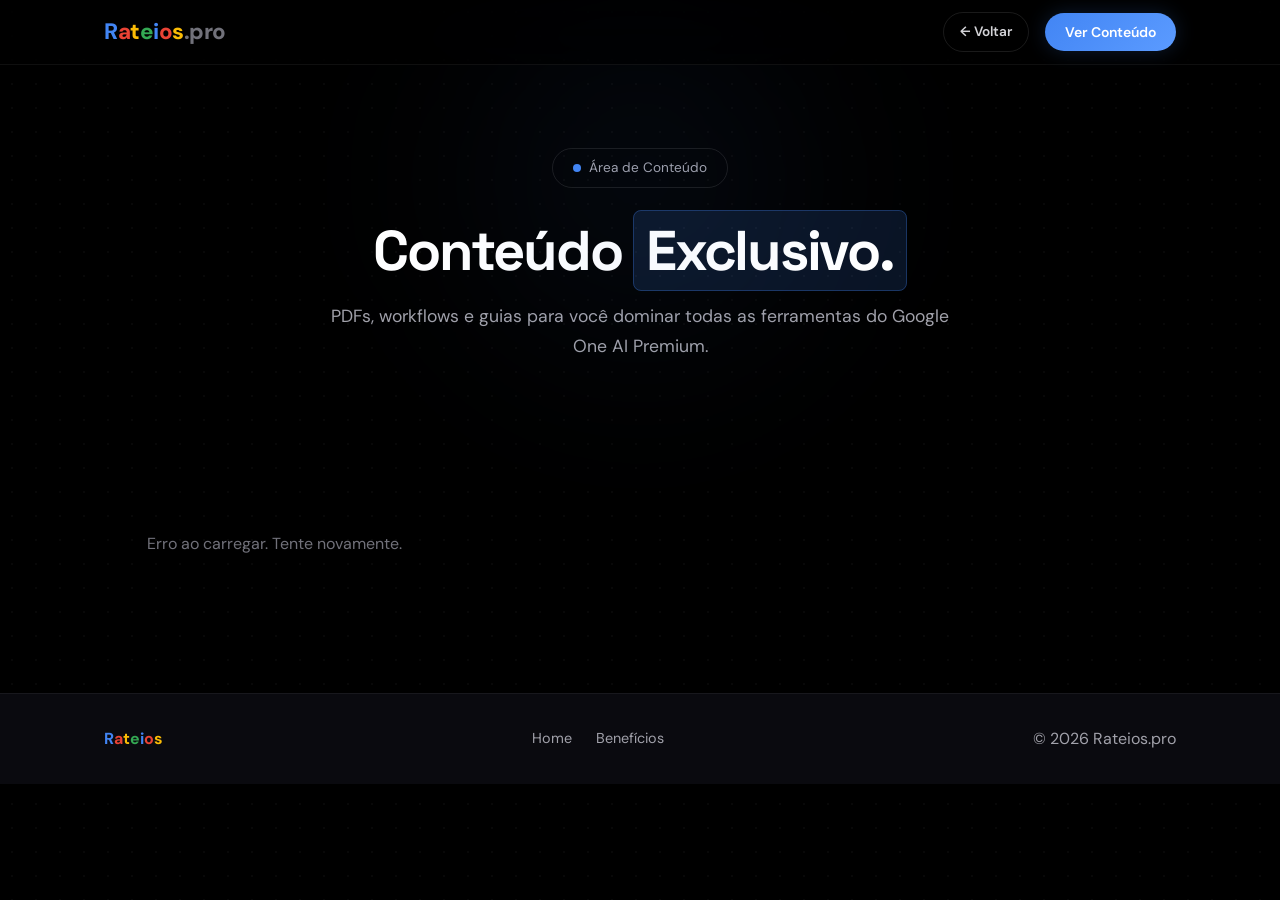
<file: conteudo.html>
<!DOCTYPE html>
<html lang="pt-BR">

<head>
    <meta charset="UTF-8">
    <meta name="viewport" content="width=device-width, initial-scale=1.0">
    <title>Conteúdo Exclusivo - Rateios.pro</title>
    <meta name="description" content="PDFs, workflows e guias exclusivos para membros do Google One AI Premium.">
    <link rel="preconnect" href="https://fonts.googleapis.com">
    <link rel="preconnect" href="https://fonts.gstatic.com" crossorigin>
    <link href="https://fonts.googleapis.com/css2?family=DM+Sans:wght@400;500;600;700&family=Space+Grotesk:wght@400;500;600;700&display=swap" rel="stylesheet">
    <link rel="stylesheet" href="css/style.css">
    <link rel="stylesheet" href="css/conteudo.css">
</head>

<body>
    <!-- NAVBAR -->
    <nav class="navbar">
        <div class="container">
            <a href="index.html" class="navbar-brand">
                <span style="font-size: 1.4rem; font-weight: 800; letter-spacing: -0.5px;">
                    <span style="color:var(--g-blue)">R</span><span style="color:var(--g-red)">a</span><span style="color:var(--g-yellow)">t</span><span style="color:var(--g-green)">e</span><span style="color:var(--g-blue)">i</span><span style="color:var(--g-red)">o</span><span style="color:var(--g-yellow)">s</span><span style="color:var(--gray-500)">.pro</span>
                </span>
            </a>
            <div style="display:flex;align-items:center;gap:16px;">
                <a href="index.html" class="btn btn-secondary" style="padding: 8px 16px; font-size: 0.85rem;">← Voltar</a>
                <a href="#" class="navbar-cta" onclick="document.getElementById('produtos-grid').scrollIntoView({behavior:'smooth'})">Ver Conteúdo</a>
            </div>
        </div>
    </nav>

    <!-- HERO MINI -->
    <section class="conteudo-hero">
        <div class="container" style="text-align: center; max-width: 700px;">
            <div style="display: inline-flex; align-items: center; gap: 8px; padding: 8px 20px; border: 1px solid rgba(255,255,255,0.1); border-radius: 999px; font-size: 0.85rem; color: var(--gray-600); margin-bottom: 32px;">
                <span style="width: 8px; height: 8px; border-radius: 50%; background: var(--g-blue);"></span>
                Área de Conteúdo
            </div>
            <h1 style="font-size: clamp(2.2rem, 5vw, 3.5rem); font-weight: 700; color: #FFFFFF; letter-spacing: -0.04em; margin-bottom: 20px; line-height: 1.1;">
                Conteúdo
                <span style="background: rgba(66, 133, 244, 0.15); border: 1px solid rgba(66, 133, 244, 0.3); border-radius: 8px; padding: 4px 12px;">Exclusivo.</span>
            </h1>
            <p style="font-size: 1.1rem; color: var(--gray-600); line-height: 1.7;">
                PDFs, workflows e guias para você dominar todas as ferramentas do Google One AI Premium.
            </p>
        </div>
    </section>

    <!-- PRODUTOS GRID -->
    <section class="conteudo-section" id="produtos-grid">
        <div class="container">
            <div class="produtos-grid" id="grid-produtos">
                <!-- Products loaded via JS -->
                <div class="loading-state">
                    <div class="loading-spinner"></div>
                    <p>Carregando conteúdo...</p>
                </div>
            </div>
            <p id="no-content" style="display:none; text-align:center; color: var(--gray-500); padding: 60px 0;">
                Nenhum conteúdo disponível no momento.
            </p>
        </div>
    </section>

    <!-- FOOTER -->
    <footer class="footer">
        <div class="container">
            <div class="footer-brand">
                <span style="font-weight: 700;">
                    <span style="color:var(--g-blue)">R</span><span style="color:var(--g-red)">a</span><span style="color:var(--g-yellow)">t</span><span style="color:var(--g-green)">e</span><span style="color:var(--g-blue)">i</span><span style="color:var(--g-red)">o</span><span style="color:var(--g-yellow)">s</span>
                </span>
            </div>
            <div class="footer-links">
                <a href="index.html">Home</a>
                <a href="index.html#beneficios">Benefícios</a>
            </div>
            <span>© 2026 Rateios.pro</span>
        </div>
    </footer>

    <script>
        // Load products from API
        var API_BASE = '/api';
        
        function loadPublicProducts() {
            fetch(API_BASE + '/products.php')
                .then(function(r) { return r.json(); })
                .then(function(products) {
                    renderPublicGrid(products);
                })
                .catch(function() {
                    document.getElementById('grid-produtos').innerHTML = '<p style="text-align:center;color:#71717A;padding:40px;">Erro ao carregar. Tente novamente.</p>';
                });
        }
        
        function renderPublicGrid(products) {
            var grid = document.getElementById('grid-produtos');
            var noContent = document.getElementById('no-content');
            
            if (!products || products.length === 0) {
                grid.innerHTML = '';
                noContent.style.display = 'block';
                return;
            }
            noContent.style.display = 'none';
            
            var categoryIcons = { pdf: '📄', workflow: '⚙️', template: '🎨', guia: '📘', outro: '📦' };
            var categoryLabels = { pdf: 'PDF', workflow: 'Workflow', template: 'Template', guia: 'Guia', outro: 'Outro' };
            
            grid.innerHTML = products.map(function(p) {
                var icon = categoryIcons[p.category] || '📦';
                var label = categoryLabels[p.category] || 'Arquivo';
                var priceText = parseFloat(p.price) > 0 ? 'R$ ' + parseFloat(p.price).toFixed(2) : 'Grátis';
                var priceClass = parseFloat(p.price) > 0 ? '' : 'free';
                var photoHtml = p.photo 
                    ? '<div class="produto-img"><img src="' + p.photo + '" alt="' + p.title + '"></div>'
                    : '<div class="produto-img placeholder"><span style="font-size: 3rem;">' + icon + '</span></div>';
                var btnText = p.file_url ? 'Acessar' : 'Em breve';
                var btnLink = p.file_url || '#';
                var btnDisabled = p.file_url ? '' : ' disabled';
                
                return '<div class="produto-card">' +
                    photoHtml +
                    '<div class="produto-body">' +
                        '<div class="produto-category"><span>' + icon + ' ' + label + '</span></div>' +
                        '<h3 class="produto-title">' + p.title + '</h3>' +
                        '<p class="produto-desc">' + (p.description || '') + '</p>' +
                        '<div class="produto-footer">' +
                            '<span class="produto-price ' + priceClass + '">' + priceText + '</span>' +
                            '<a href="' + btnLink + '" target="_blank" class="btn btn-primary produto-btn"' + btnDisabled + '>' + btnText +
                            ' <svg width="14" height="14" viewBox="0 0 24 24" fill="currentColor"><path d="M12 4l-1.41 1.41L16.17 11H4v2h12.17l-5.58 5.59L12 20l8-8z"/></svg></a>' +
                        '</div>' +
                    '</div>' +
                '</div>';
            }).join('');
        }
        
        document.addEventListener('DOMContentLoaded', loadPublicProducts);
    </script>
</body>
</html>
</file>
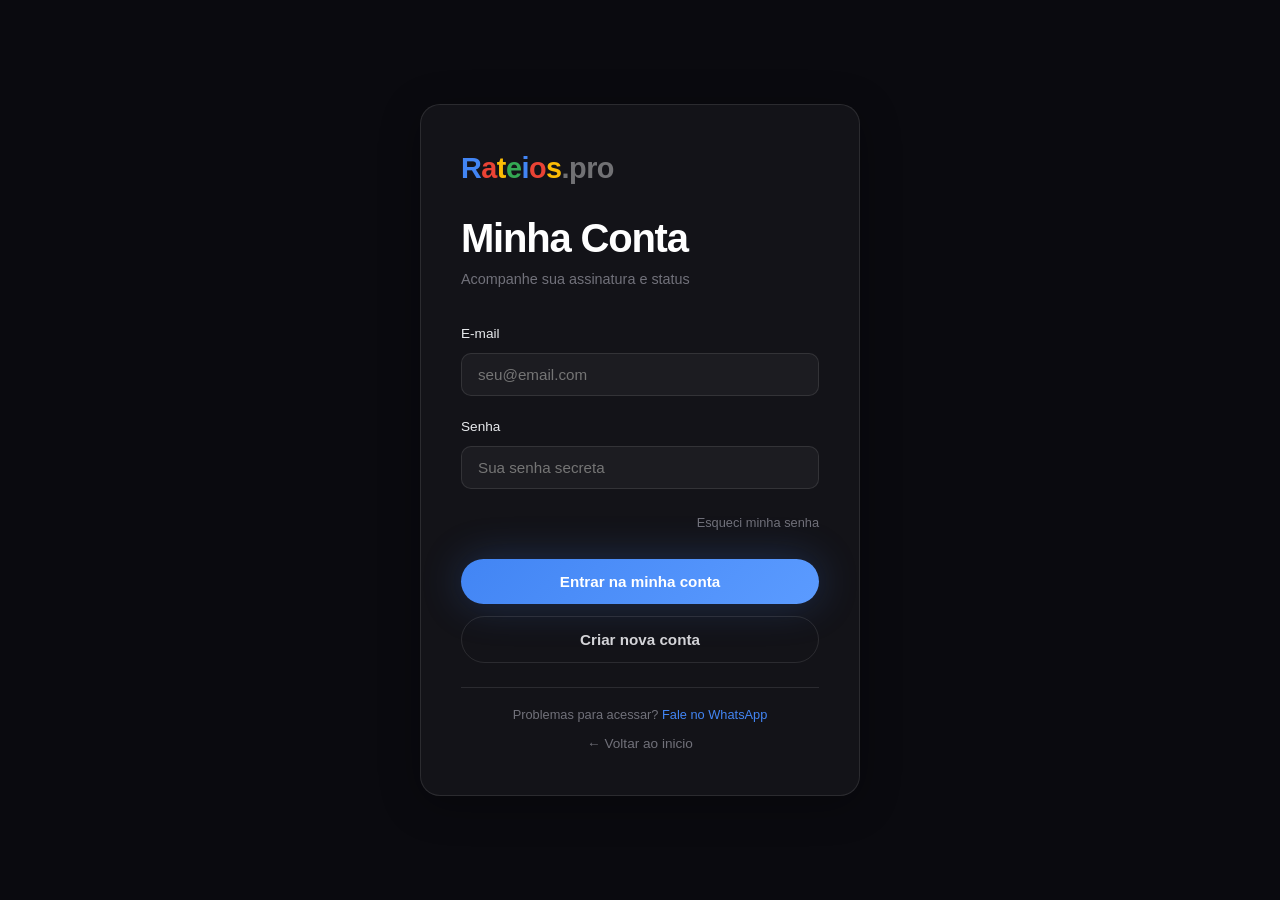
<file: cursos.html>
<!DOCTYPE html>
<html lang="pt-BR">

<head>
    <meta charset="UTF-8">
    <meta name="viewport" content="width=device-width, initial-scale=1.0">
    <title>Treinamentos - Rateios.pro</title>
    <link rel="preconnect" href="https://fonts.googleapis.com">
    <link href="https://fonts.googleapis.com/css2?family=Inter:wght@300;400;500;600;700&display=swap" rel="stylesheet">
    <link rel="stylesheet" href="css/style.css">
    <link rel="stylesheet" href="css/cursos.css">
</head>

<body class="cursos-body">
    <!-- NAVBAR -->
    <nav class="conta-nav">
        <a href="conta.html" class="conta-brand" style="font-size:1.1rem; position: relative; left: 0; transform: none; text-decoration: none;">
            <span style="font-size: 1.2rem; font-weight: 800; letter-spacing: -0.5px;">
              <span style="color:#4285F4">R</span><span style="color:#EA4335">a</span><span style="color:#FBBC05">t</span><span style="color:#34A853">e</span><span style="color:#4285F4">i</span><span style="color:#EA4335">o</span><span style="color:#FBBC05">s</span><span style="color:rgba(255,255,255,0.4)">.pro</span>
            </span>
        </a>
        <div style="display:flex;align-items:center;gap:16px;">
            <a href="conta.html" class="btn btn-sm btn-secondary" style="text-decoration: none; border: 1px solid rgba(255, 255, 255, 0.1); background: rgba(255, 255, 255, 0.04); color: #E8EAED;">&larr; Voltar para Conta</a>
        </div>
    </nav>

    <div class="cursos-layout">
        <!-- SIDEBAR (MODULES) -->
        <aside class="cursos-sidebar">
            <h3 class="sidebar-title">Módulos</h3>
            <ul class="module-list" id="module-list">
                <li class="module-item active" onclick="loadModule('veo3')">
                    <span class="module-icon">🎬</span>
                    <div class="module-info">
                        <strong>Dominando o Veo 3</strong>
                        <span>Geração Cinematográfica</span>
                    </div>
                </li>
                <li class="module-item" onclick="loadModule('flow')">
                    <span class="module-icon">🚀</span>
                    <div class="module-info">
                        <strong>Google Flow Essencial</strong>
                        <span>Workflows e automações</span>
                    </div>
                </li>
                <li class="module-item" onclick="loadModule('nano')">
                    <span class="module-icon">🍌</span>
                    <div class="module-info">
                        <strong>Segredos Nano Banana</strong>
                        <span>DarkPlanner V8</span>
                    </div>
                </li>
            </ul>
        </aside>

        <!-- MAIN CONTENT (PLAYER & LIST) -->
        <main class="cursos-main">
            <!-- VIDEO PLAYER AREA -->
            <div class="player-container">
                <div class="video-wrapper" id="video-player">
                    <!-- Placeholder for the video iframe/tag -->
                    <div class="video-placeholder">
                        <svg width="48" height="48" viewBox="0 0 24 24" fill="var(--blue)">
                            <path d="M8 5v14l11-7z"/>
                        </svg>
                        <p id="current-video-title" style="margin-top: 16px; font-weight: 500; color: #E8EAED;">Selecione uma aula abaixo para começar</p>
                    </div>
                </div>
                <div class="video-details">
                    <h1 class="video-title" id="course-title">Bem-vindo à área de membros</h1>
                    <p class="video-desc" id="course-desc">Aprenda a dominar todas as ferramentas entregues no plano Google Ultra. Selecione um módulo na barra lateral e uma aula para iniciar.</p>
                </div>
            </div>

            <!-- LESSONS LIST (Netflix Style Grid) -->
            <div class="lessons-section">
                <h3 class="lessons-section-title">Aulas deste módulo</h3>
                <div class="lessons-grid" id="lessons-grid">
                    <!-- Lessons will be injected here via JS -->
                </div>
            </div>
        </main>
    </div>

    <script src="js/auth.js"></script>
    <script src="js/cursos.js"></script>
</body>

</html>
</file>
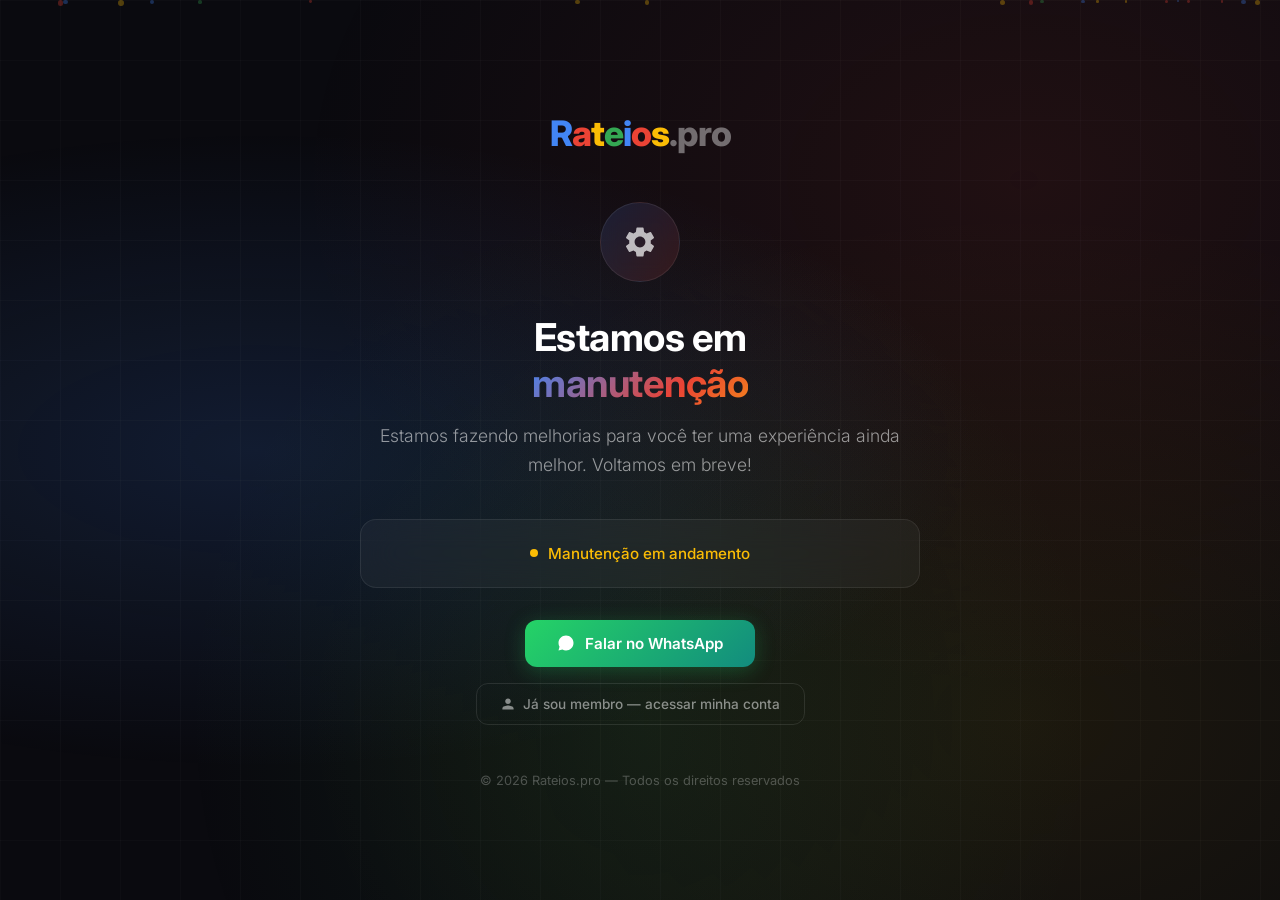
<file: index_manutencao.html>
<!DOCTYPE html>
<html lang="pt-BR">

<head>
  <meta charset="UTF-8">
  <meta name="viewport" content="width=device-width, initial-scale=1.0">
  <meta name="description" content="Rateios.pro - Em manutenção. Voltamos em breve!">
  <title>Rateios.pro - Em Manutenção</title>
  <link rel="preconnect" href="https://fonts.googleapis.com">
  <link rel="preconnect" href="https://fonts.gstatic.com" crossorigin>
  <link href="https://fonts.googleapis.com/css2?family=Inter:wght@300;400;500;600;700;800&display=swap"
    rel="stylesheet">
  <style>
    *,
    *::before,
    *::after {
      margin: 0;
      padding: 0;
      box-sizing: border-box;
    }

    body {
      font-family: 'Inter', -apple-system, BlinkMacSystemFont, sans-serif;
      min-height: 100vh;
      display: flex;
      align-items: center;
      justify-content: center;
      background: #0a0a0f;
      color: #fff;
      overflow: hidden;
      position: relative;
    }

    /* Animated gradient background */
    .bg-gradient {
      position: fixed;
      top: 0;
      left: 0;
      width: 100%;
      height: 100%;
      z-index: 0;
      background:
        radial-gradient(ellipse at 20% 50%, rgba(66, 133, 244, 0.15) 0%, transparent 50%),
        radial-gradient(ellipse at 80% 20%, rgba(234, 67, 53, 0.1) 0%, transparent 50%),
        radial-gradient(ellipse at 50% 80%, rgba(52, 168, 83, 0.1) 0%, transparent 50%),
        radial-gradient(ellipse at 80% 80%, rgba(251, 188, 5, 0.08) 0%, transparent 50%);
      animation: bgPulse 8s ease-in-out infinite alternate;
    }

    @keyframes bgPulse {
      0% {
        opacity: 0.6;
        transform: scale(1);
      }

      100% {
        opacity: 1;
        transform: scale(1.05);
      }
    }

    /* Grid pattern overlay */
    .grid-overlay {
      position: fixed;
      top: 0;
      left: 0;
      width: 100%;
      height: 100%;
      z-index: 1;
      background-image:
        linear-gradient(rgba(255, 255, 255, 0.02) 1px, transparent 1px),
        linear-gradient(90deg, rgba(255, 255, 255, 0.02) 1px, transparent 1px);
      background-size: 60px 60px;
    }

    .container {
      position: relative;
      z-index: 2;
      text-align: center;
      padding: 20px;
      max-width: 600px;
    }

    /* Logo */
    .logo {
      font-size: 2.2rem;
      font-weight: 800;
      letter-spacing: -1px;
      margin-bottom: 48px;
      display: inline-block;
    }

    .logo span {
      display: inline-block;
    }

    /* Animated gear icon */
    .gear-wrap {
      margin-bottom: 32px;
      display: flex;
      justify-content: center;
    }

    .gear-icon {
      width: 80px;
      height: 80px;
      border-radius: 50%;
      background: linear-gradient(135deg, rgba(66, 133, 244, 0.15), rgba(234, 67, 53, 0.15));
      border: 1px solid rgba(255, 255, 255, 0.08);
      display: flex;
      align-items: center;
      justify-content: center;
      animation: gearSpin 6s linear infinite;
      backdrop-filter: blur(10px);
    }

    @keyframes gearSpin {
      0% {
        transform: rotate(0deg);
      }

      100% {
        transform: rotate(360deg);
      }
    }

    .gear-icon svg {
      animation: gearCounterSpin 6s linear infinite;
    }

    @keyframes gearCounterSpin {
      0% {
        transform: rotate(0deg);
      }

      100% {
        transform: rotate(-360deg);
      }
    }

    h1 {
      font-size: 2.4rem;
      font-weight: 700;
      line-height: 1.2;
      margin-bottom: 16px;
      letter-spacing: -0.5px;
    }

    .gradient-text {
      background: linear-gradient(135deg, #4285F4, #EA4335, #FBBC05, #34A853);
      background-size: 200% 200%;
      -webkit-background-clip: text;
      -webkit-text-fill-color: transparent;
      background-clip: text;
      animation: gradientFlow 4s ease-in-out infinite;
    }

    @keyframes gradientFlow {
      0%,
      100% {
        background-position: 0% 50%;
      }

      50% {
        background-position: 100% 50%;
      }
    }

    .subtitle {
      font-size: 1.1rem;
      color: rgba(255, 255, 255, 0.55);
      line-height: 1.6;
      margin-bottom: 40px;
      font-weight: 300;
    }

    /* Status card */
    .status-card {
      background: rgba(255, 255, 255, 0.04);
      border: 1px solid rgba(255, 255, 255, 0.08);
      border-radius: 16px;
      padding: 24px 32px;
      margin-bottom: 32px;
      backdrop-filter: blur(20px);
    }

    .status-row {
      display: flex;
      align-items: center;
      justify-content: center;
      gap: 10px;
      font-size: 0.95rem;
      color: rgba(255, 255, 255, 0.7);
    }

    .status-dot {
      width: 8px;
      height: 8px;
      border-radius: 50%;
      background: #FBBC05;
      animation: statusPulse 2s ease-in-out infinite;
    }

    @keyframes statusPulse {
      0%,
      100% {
        opacity: 1;
        box-shadow: 0 0 0 0 rgba(251, 188, 5, 0.5);
      }

      50% {
        opacity: 0.6;
        box-shadow: 0 0 0 8px rgba(251, 188, 5, 0);
      }
    }

    .status-text {
      font-weight: 500;
      color: #FBBC05;
    }

    /* Contact button */
    .btn-whatsapp {
      display: inline-flex;
      align-items: center;
      gap: 10px;
      padding: 14px 32px;
      background: linear-gradient(135deg, #25D366, #128C7E);
      color: white;
      border: none;
      border-radius: 12px;
      font-family: 'Inter', sans-serif;
      font-size: 0.95rem;
      font-weight: 600;
      cursor: pointer;
      text-decoration: none;
      transition: all 0.3s ease;
      box-shadow: 0 4px 20px rgba(37, 211, 102, 0.25);
    }

    .btn-whatsapp:hover {
      transform: translateY(-2px);
      box-shadow: 0 8px 30px rgba(37, 211, 102, 0.35);
    }

    .btn-conta {
      display: inline-flex;
      align-items: center;
      gap: 8px;
      padding: 12px 24px;
      background: transparent;
      color: rgba(255, 255, 255, 0.5);
      border: 1px solid rgba(255, 255, 255, 0.1);
      border-radius: 12px;
      font-family: 'Inter', sans-serif;
      font-size: 0.85rem;
      font-weight: 500;
      cursor: pointer;
      text-decoration: none;
      transition: all 0.3s ease;
      margin-top: 16px;
    }

    .btn-conta:hover {
      color: rgba(255, 255, 255, 0.8);
      border-color: rgba(255, 255, 255, 0.2);
    }

    .footer-note {
      margin-top: 48px;
      font-size: 0.8rem;
      color: rgba(255, 255, 255, 0.25);
    }

    /* Floating particles */
    .particles {
      position: fixed;
      top: 0;
      left: 0;
      width: 100%;
      height: 100%;
      z-index: 1;
      pointer-events: none;
    }

    .particle {
      position: absolute;
      width: 4px;
      height: 4px;
      border-radius: 50%;
      opacity: 0.3;
      animation: float linear infinite;
    }

    @keyframes float {
      0% {
        transform: translateY(100vh) translateX(0);
        opacity: 0;
      }

      10% {
        opacity: 0.3;
      }

      90% {
        opacity: 0.3;
      }

      100% {
        transform: translateY(-20px) translateX(30px);
        opacity: 0;
      }
    }

    @media (max-width: 600px) {
      h1 {
        font-size: 1.8rem;
      }

      .subtitle {
        font-size: 1rem;
      }

      .logo {
        font-size: 1.8rem;
      }

      .gear-icon {
        width: 64px;
        height: 64px;
      }

      .status-card {
        padding: 20px;
      }
    }
  </style>
</head>

<body>
  <div class="bg-gradient"></div>
  <div class="grid-overlay"></div>

  <!-- Particles -->
  <div class="particles" id="particles"></div>

  <div class="container">
    <div class="logo">
      <span style="color:#4285F4">R</span><span style="color:#EA4335">a</span><span
        style="color:#FBBC05">t</span><span style="color:#34A853">e</span><span style="color:#4285F4">i</span><span
        style="color:#EA4335">o</span><span style="color:#FBBC05">s</span><span
        style="color:rgba(255,255,255,0.4)">.pro</span>
    </div>

    <div class="gear-wrap">
      <div class="gear-icon">
        <svg width="36" height="36" viewBox="0 0 24 24" fill="rgba(255,255,255,0.7)">
          <path
            d="M19.14 12.94c.04-.3.06-.61.06-.94 0-.32-.02-.64-.07-.94l2.03-1.58a.49.49 0 00.12-.61l-1.92-3.32a.488.488 0 00-.59-.22l-2.39.96c-.5-.38-1.03-.7-1.62-.94l-.36-2.54a.484.484 0 00-.48-.41h-3.84c-.24 0-.43.17-.47.41l-.36 2.54c-.59.24-1.13.57-1.62.94l-2.39-.96c-.22-.08-.47 0-.59.22L2.74 8.87c-.12.21-.08.47.12.61l2.03 1.58c-.05.3-.09.63-.09.94s.02.64.07.94l-2.03 1.58a.49.49 0 00-.12.61l1.92 3.32c.12.22.37.29.59.22l2.39-.96c.5.38 1.03.7 1.62.94l.36 2.54c.05.24.24.41.48.41h3.84c.24 0 .44-.17.47-.41l.36-2.54c.59-.24 1.13-.56 1.62-.94l2.39.96c.22.08.47 0 .59-.22l1.92-3.32c.12-.22.07-.47-.12-.61l-2.01-1.58zM12 15.6c-1.98 0-3.6-1.62-3.6-3.6s1.62-3.6 3.6-3.6 3.6 1.62 3.6 3.6-1.62 3.6-3.6 3.6z" />
        </svg>
      </div>
    </div>

    <h1>Estamos em<br><span class="gradient-text">manutenção</span></h1>
    <p class="subtitle">
      Estamos fazendo melhorias para você ter uma experiência ainda melhor.
      Voltamos em breve!
    </p>

    <div class="status-card">
      <div class="status-row">
        <span class="status-dot"></span>
        <span class="status-text">Manutenção em andamento</span>
      </div>
    </div>

    <a href="https://wa.me/5500000000000?text=Ola!%20Vi%20que%20o%20site%20esta%20em%20manutencao.%20Preciso%20de%20ajuda."
      target="_blank" class="btn-whatsapp">
      <svg width="18" height="18" viewBox="0 0 24 24" fill="white">
        <path
          d="M17.472 14.382c-.297-.149-1.758-.867-2.03-.967-.273-.099-.471-.148-.67.15-.197.297-.767.966-.94 1.164-.173.199-.347.223-.644.075-.297-.15-1.255-.463-2.39-1.475-.883-.788-1.48-1.761-1.653-2.059-.173-.297-.018-.458.13-.606.134-.133.298-.347.446-.52.149-.174.198-.298.298-.497.099-.198.05-.371-.025-.52-.075-.149-.669-1.612-.916-2.207-.242-.579-.487-.5-.669-.51-.173-.008-.371-.01-.57-.01-.198 0-.52.074-.792.372-.272.297-1.04 1.016-1.04 2.479 0 1.462 1.065 2.875 1.213 3.074.149.198 2.096 3.2 5.077 4.487.709.306 1.262.489 1.694.625.712.227 1.36.195 1.871.118.571-.085 1.758-.719 2.006-1.413.248-.694.248-1.289.173-1.413-.074-.124-.272-.198-.57-.347z" />
        <path
          d="M12 2C6.48 2 2 6.48 2 12c0 1.82.49 3.53 1.34 5l-1.34 5 5.16-1.34C8.56 21.52 10.22 22 12 22c5.52 0 10-4.48 10-10S17.52 2 12 2z" />
      </svg>
      Falar no WhatsApp
    </a>

    <br>
    <a href="conta.html" class="btn-conta">
      <svg width="14" height="14" viewBox="0 0 24 24" fill="currentColor">
        <path
          d="M12 12c2.7 0 4.8-2.1 4.8-4.8S14.7 2.4 12 2.4 7.2 4.5 7.2 7.2 9.3 12 12 12zm0 2.4c-3.2 0-9.6 1.6-9.6 4.8v2.4h19.2v-2.4c0-3.2-6.4-4.8-9.6-4.8z" />
      </svg>
      Já sou membro — acessar minha conta
    </a>

    <p class="footer-note">&copy; 2026 Rateios.pro — Todos os direitos reservados</p>
  </div>

  <script>
    // Create floating particles
    var colors = ['#4285F4', '#EA4335', '#FBBC05', '#34A853'];
    var container = document.getElementById('particles');
    for (var i = 0; i < 20; i++) {
      var p = document.createElement('div');
      p.className = 'particle';
      p.style.left = Math.random() * 100 + '%';
      p.style.background = colors[Math.floor(Math.random() * colors.length)];
      p.style.animationDuration = (8 + Math.random() * 12) + 's';
      p.style.animationDelay = Math.random() * 10 + 's';
      p.style.width = p.style.height = (2 + Math.random() * 4) + 'px';
      container.appendChild(p);
    }
  </script>
</body>

</html>
</file>
<file: css/admin.css>
/* ===== ADMIN BASE ===== */
* {
    margin: 0;
    padding: 0;
    box-sizing: border-box;
}

:root {
    --blue: #4285F4;
    --red: #EA4335;
    --yellow: #FBBC05;
    --green: #34A853;
    --bg: #0a0a0f;
    --card: rgba(255, 255, 255, 0.04);
    --text: #E8EAED;
    --sub: #9AA0A6;
    --border: rgba(255, 255, 255, 0.1);
    --radius: 14px;
}

body.admin-body {
    font-family: 'DM Sans', -apple-system, sans-serif;
    background: var(--bg);
    color: var(--text);
    min-height: 100vh;
    -webkit-font-smoothing: antialiased;
}

/* LOGIN */
.login-screen {
    min-height: 100vh;
    display: flex;
    align-items: center;
    justify-content: center;
    padding: 20px;
    background: #0a0a0f;
}

.login-card {
    background: var(--card);
    border-radius: 20px;
    padding: 32px;
    width: 100%;
    max-width: 360px;
    box-shadow: 0 8px 30px rgba(0, 0, 0, 0.08);
    text-align: center;
}

.login-logo {
    font-size: 2rem;
    font-weight: 800;
    margin-bottom: 4px;
}

.login-sub {
    color: var(--sub);
    font-size: 0.85rem;
    margin-bottom: 24px;
}

/* FORM */
.form-group {
    margin-bottom: 14px;
    text-align: left;
}

.form-label {
    display: block;
    font-size: 0.8rem;
    font-weight: 600;
    color: var(--sub);
    margin-bottom: 6px;
}

.form-input,
.form-select {
    width: 100%;
    padding: 12px 14px;
    border: 1.5px solid var(--border);
    border-radius: 10px;
    font-size: 0.95rem;
    font-family: inherit;
    color: var(--text);
    background: rgba(255, 255, 255, 0.04);
    outline: none;
    transition: border-color 0.2s;
    -webkit-appearance: none;
    appearance: none;
}

.form-input:focus,
.form-select:focus {
    border-color: var(--blue);
}

.form-select {
    background-image: url("data:image/svg+xml,%3Csvg xmlns='http://www.w3.org/2000/svg' width='12' height='12' viewBox='0 0 24 24' fill='%235F6368'%3E%3Cpath d='M7 10l5 5 5-5z'/%3E%3C/svg%3E");
    background-repeat: no-repeat;
    background-position: right 12px center;
    padding-right: 32px;
}

.form-row {
    display: flex;
    gap: 10px;
}

.flex-1 {
    flex: 1;
}

.form-error {
    font-size: 0.8rem;
    color: var(--red);
    background: rgba(234, 67, 53, 0.06);
    padding: 8px 12px;
    border-radius: 8px;
}

/* BUTTONS */
.btn {
    display: inline-flex;
    align-items: center;
    justify-content: center;
    gap: 6px;
    padding: 12px 20px;
    border-radius: 10px;
    font-size: 0.9rem;
    font-weight: 600;
    border: none;
    cursor: pointer;
    font-family: inherit;
    transition: all 0.2s;
    white-space: nowrap;
}

.btn-block {
    width: 100%;
}

.btn-sm {
    padding: 8px 14px;
    font-size: 0.8rem;
    border-radius: 8px;
}

.btn-primary {
    background: var(--blue);
    color: #ffffff;
}

.btn-primary:hover {
    background: #3367D6;
}

.btn-danger {
    background: var(--red);
    color: white;
}

.btn-danger:hover {
    background: #C5221F;
}

.btn-ghost {
    background: transparent;
    color: var(--sub);
    border: 1px solid var(--border);
}

.btn-ghost:hover {
    border-color: var(--blue);
    color: var(--blue);
}

.btn-whatsapp {
    background: #25D366;
    color: white;
}

.btn-whatsapp:hover {
    background: #1DA851;
}

/* TOPBAR */
.topbar {
    position: sticky;
    top: 0;
    z-index: 100;
    background: var(--card);
    display: flex;
    align-items: center;
    justify-content: space-between;
    padding: 12px 16px;
    border-bottom: 1px solid var(--border);
}

.topbar-left {
    display: flex;
    align-items: center;
    gap: 8px;
}

.topbar-logo {
    font-size: 1.15rem;
    font-weight: 800;
}

.topbar-badge {
    font-size: 0.65rem;
    font-weight: 700;
    background: var(--blue);
    color: #ffffff;
    padding: 2px 8px;
    border-radius: 6px;
    text-transform: uppercase;
    letter-spacing: 0.05em;
}

.topbar-btn {
    background: none;
    border: none;
    color: var(--sub);
    cursor: pointer;
    padding: 8px;
    border-radius: 8px;
}

.topbar-btn:hover {
    background: var(--bg);
}

/* STATS */
.stats-row {
    display: grid;
    grid-template-columns: repeat(5, 1fr);
    gap: 6px;
    padding: 12px 16px;
}

.stat-card {
    background: var(--card);
    border-radius: 12px;
    padding: 10px 6px;
    text-align: center;
    box-shadow: 0 1px 3px rgba(0, 0, 0, 0.04);
}

.stat-num {
    display: block;
    font-size: 1.3rem;
    font-weight: 800;
    line-height: 1.2;
}

.stat-label {
    font-size: 0.6rem;
    font-weight: 600;
    color: var(--sub);
    text-transform: uppercase;
    letter-spacing: 0.03em;
}

.stat-card.blue .stat-num {
    color: var(--blue);
}

.stat-card.green .stat-num {
    color: var(--green);
}

.stat-card.yellow .stat-num {
    color: var(--yellow);
}

.stat-card.red .stat-num {
    color: var(--red);
}

/* TABS */
.tabs {
    display: flex;
    gap: 0;
    background: var(--card);
    border-bottom: 1px solid var(--border);
    position: sticky;
    top: 57px;
    z-index: 99;
}

.tab {
    flex: 1;
    display: flex;
    align-items: center;
    justify-content: center;
    gap: 6px;
    padding: 12px 0;
    background: none;
    border: none;
    border-bottom: 2px solid transparent;
    font-size: 0.8rem;
    font-weight: 600;
    color: var(--sub);
    cursor: pointer;
    font-family: inherit;
    transition: all 0.2s;
}

.tab.active {
    color: var(--blue);
    border-bottom-color: var(--blue);
}

.tab:hover {
    color: var(--text);
}

/* TAB CONTENT */
.tab-content {
    display: none;
    padding: 12px 16px;
}

.tab-content.active {
    display: block;
}

.section-bar {
    display: flex;
    align-items: center;
    justify-content: space-between;
    margin-bottom: 12px;
}

.section-bar h2 {
    font-size: 1.1rem;
    font-weight: 700;
}

.filter-bar {
    display: flex;
    gap: 8px;
    margin-bottom: 12px;
}

.filter-bar .form-select {
    font-size: 0.8rem;
    padding: 8px 10px;
}

.empty-msg {
    text-align: center;
    color: var(--sub);
    font-size: 0.85rem;
    padding: 40px 20px;
}

/* CARDS */
.card-list {
    display: flex;
    flex-direction: column;
    gap: 8px;
}

.item-card {
    background: var(--card);
    border-radius: var(--radius);
    padding: 14px;
    box-shadow: 0 1px 3px rgba(0, 0, 0, 0.04);
    display: flex;
    align-items: center;
    gap: 12px;
    cursor: pointer;
    transition: box-shadow 0.2s;
    border: 1px solid transparent;
}

.item-card:hover {
    box-shadow: 0 4px 12px rgba(0, 0, 0, 0.08);
    border-color: var(--border);
}

.item-card:active {
    transform: scale(0.98);
}

.card-avatar {
    width: 42px;
    height: 42px;
    border-radius: 12px;
    display: flex;
    align-items: center;
    justify-content: center;
    font-weight: 800;
    font-size: 0.9rem;
    color: #ffffff;
    flex-shrink: 0;
}

.card-avatar.blue {
    background: linear-gradient(135deg, var(--blue), #3367D6);
}

.card-avatar.green {
    background: linear-gradient(135deg, var(--green), #2D9249);
}

.card-avatar.yellow {
    background: linear-gradient(135deg, var(--yellow), #E6A800);
}

.card-avatar.red {
    background: linear-gradient(135deg, var(--red), #C5221F);
}

.card-info {
    flex: 1;
    min-width: 0;
}

.card-title {
    font-size: 0.9rem;
    font-weight: 600;
    white-space: nowrap;
    overflow: hidden;
    text-overflow: ellipsis;
}

.card-sub {
    font-size: 0.75rem;
    color: var(--sub);
    margin-top: 2px;
}

.card-badge {
    flex-shrink: 0;
    font-size: 0.65rem;
    font-weight: 700;
    padding: 3px 8px;
    border-radius: 6px;
    text-transform: uppercase;
    letter-spacing: 0.03em;
}

.badge-open {
    background: rgba(52, 168, 83, 0.1);
    color: var(--green);
}

.badge-almost {
    background: rgba(251, 188, 5, 0.1);
    color: #E6A800;
}

.badge-full {
    background: rgba(234, 67, 53, 0.1);
    color: var(--red);
}

.badge-ativo {
    background: rgba(52, 168, 83, 0.1);
    color: var(--green);
}

.badge-pendente {
    background: rgba(251, 188, 5, 0.1);
    color: #E6A800;
}

.badge-inativo {
    background: rgba(234, 67, 53, 0.1);
    color: var(--red);
}

/* TIMER */
.card-right {
    display: flex;
    flex-direction: column;
    align-items: flex-end;
    gap: 4px;
    flex-shrink: 0;
}

.card-timer {
    font-size: 0.65rem;
    font-weight: 700;
    padding: 2px 6px;
    border-radius: 4px;
}

.timer-ok {
    background: rgba(52, 168, 83, 0.1);
    color: var(--green);
}

.timer-warn {
    background: rgba(251, 188, 5, 0.1);
    color: #E6A800;
}

.timer-danger {
    background: rgba(234, 67, 53, 0.15);
    color: var(--red);
}

/* PHOTO UPLOAD */
.photo-upload {
    display: flex;
    align-items: center;
    gap: 14px;
    padding: 12px;
    border: 1.5px dashed var(--border);
    border-radius: 12px;
    cursor: pointer;
    position: relative;
    transition: border-color 0.2s;
}

.photo-upload:hover {
    border-color: var(--blue);
}

.photo-preview {
    width: 56px;
    height: 56px;
    border-radius: 50%;
    background: #F1F3F4;
    display: flex;
    align-items: center;
    justify-content: center;
    overflow: hidden;
    flex-shrink: 0;
}

.photo-preview img {
    width: 100%;
    height: 100%;
    object-fit: cover;
}

.photo-upload-text {
    display: flex;
    flex-direction: column;
    gap: 2px;
}

.photo-upload-btn {
    font-size: 0.85rem;
    font-weight: 600;
    color: var(--blue);
}

.photo-upload-hint {
    font-size: 0.7rem;
    color: var(--sub);
}

.photo-file-input {
    position: absolute;
    top: 0;
    left: 0;
    right: 0;
    bottom: 0;
    opacity: 0;
    cursor: pointer;
    width: 100%;
    height: 100%;
}

.card-avatar-img {
    width: 42px;
    height: 42px;
    border-radius: 12px;
    object-fit: cover;
    flex-shrink: 0;
}

/* MODAL (bottom sheet on mobile) */
.modal-overlay {
    position: fixed;
    top: 0;
    left: 0;
    right: 0;
    bottom: 0;
    background: rgba(0, 0, 0, 0.5);
    backdrop-filter: blur(8px);
    z-index: 1000;
    display: flex;
    align-items: flex-end;
    justify-content: center;
}

.modal-sheet {
    background: var(--card);
    border-radius: 20px 20px 0 0;
    padding: 24px 20px 32px;
    width: 100%;
    max-width: 500px;
    max-height: 85vh;
    overflow-y: auto;
    animation: slideUp 0.3s ease;
}

@keyframes slideUp {
    from {
        transform: translateY(100%);
    }

    to {
        transform: translateY(0);
    }
}

.modal-header {
    display: flex;
    align-items: center;
    justify-content: space-between;
    margin-bottom: 20px;
}

.modal-header h3 {
    font-size: 1.1rem;
    font-weight: 700;
}

.modal-close {
    background: var(--bg);
    border: none;
    cursor: pointer;
    width: 32px;
    height: 32px;
    border-radius: 50%;
    display: flex;
    align-items: center;
    justify-content: center;
    color: var(--sub);
}

/* ORDER INFO */
.order-info-card {
    background: var(--bg);
    border-radius: 12px;
    padding: 12px;
    margin-bottom: 16px;
}

.order-info-row {
    display: flex;
    justify-content: space-between;
    padding: 4px 0;
    font-size: 0.8rem;
}

.order-label {
    color: var(--sub);
    font-weight: 500;
}

.order-value {
    font-weight: 600;
    color: var(--text);
}

.badge-pago {
    background: rgba(66, 133, 244, 0.1);
    color: var(--blue);
}

.badge-cancelado {
    background: rgba(234, 67, 53, 0.1);
    color: var(--red);
}

/* RESPONSIVE (tablet+) */
@media (min-width: 768px) {
    .stats-row {
        max-width: 600px;
        margin: 0 auto;
        padding: 16px;
    }

    .tab-content {
        max-width: 600px;
        margin: 0 auto;
    }

    .tabs {
        max-width: 600px;
        margin: 0 auto;
    }

    .modal-overlay {
        align-items: center;
    }

    .modal-sheet {
        border-radius: 20px;
        margin-bottom: 0;
    }
}
</file>
<file: css/style.css>
/* ===== RESET & BASE ===== */
*,
*::before,
*::after {
  margin: 0;
  padding: 0;
  box-sizing: border-box;
}

:root {
  /* Google Colors - Vibrant on Dark */
  --g-blue: #4285F4;
  --g-red: #EA4335;
  --g-yellow: #FBBC05;
  --g-green: #34A853;
  
  --white: #000000; /* Pure Black Background */
  
  /* DarkPath Scale */
  --gray-50: #0A0A0F;  /* Card surfaces */
  --gray-100: #111116; /* Elevated/Hover */
  --gray-200: rgba(255, 255, 255, 0.06); /* Ultra-thin borders */
  --gray-300: rgba(255, 255, 255, 0.10); /* Active borders */
  --gray-400: #555560; /* Disabled */
  --gray-500: #71717A; /* Muted icons */
  --gray-600: #A1A1AA; /* Secondary text */
  --gray-700: #D4D4D8; /* Body text */
  --gray-800: #E4E4E7; /* Headings */
  --gray-900: #FFFFFF; /* Pure white titles */
  
  --radius-sm: 8px;
  --radius-md: 12px;
  --radius-lg: 20px; 
  --radius-xl: 24px;
  --radius-xxl: 32px;
  --radius-full: 9999px;
  
  /* DarkPath Shadows - Deep & Subtle */
  --shadow-sm: 0 4px 12px rgba(0, 0, 0, 0.5);
  --shadow-md: 0 8px 24px rgba(0, 0, 0, 0.7);
  --shadow-lg: 0 16px 48px rgba(0, 0, 0, 0.9);
  --shadow-xl: 0 24px 64px rgba(0, 0, 0, 1);
  
  /* Glow */
  --glow-blue: 0 0 60px rgba(66, 133, 244, 0.15);
  --glow-blue-strong: 0 0 80px rgba(66, 133, 244, 0.25);
  
  --ease: cubic-bezier(0.25, 0.1, 0.25, 1); 
  --ease-out: cubic-bezier(0, 0, 0.2, 1);
}

html {
  scroll-behavior: smooth;
  -webkit-font-smoothing: antialiased;
}

body {
  font-family: 'DM Sans', -apple-system, BlinkMacSystemFont, sans-serif;
  font-size: 16px;
  line-height: 1.6;
  color: var(--gray-700);
  background: var(--white);
  /* DarkPath dot-pattern texture */
  background-image: radial-gradient(rgba(255, 255, 255, 0.03) 1px, transparent 1px);
  background-size: 24px 24px;
  overflow-x: hidden;
}

a {
  text-decoration: none;
  color: inherit;
}

ul,
ol {
  list-style: none;
}

img {
  max-width: 100%;
  display: block;
}

button {
  font-family: inherit;
  cursor: pointer;
  border: none;
  outline: none;
}

/* ===== TYPOGRAPHY ===== */
h1,
h2,
h3,
h4,
h5,
h6 {
  font-family: 'Space Grotesk', -apple-system, sans-serif;
  font-weight: 600;
  line-height: 1.15;
  letter-spacing: -0.03em;
  color: var(--gray-900);
}

h1 {
  font-size: clamp(2.4rem, 5vw, 4rem);
  font-weight: 700;
  letter-spacing: -0.04em;
}

h2 {
  font-size: clamp(1.75rem, 3.5vw, 2.5rem);
}

h3 {
  font-size: clamp(1.1rem, 2vw, 1.35rem);
}

p {
  color: var(--gray-700);
  line-height: 1.7;
}

/* ===== LAYOUT ===== */
.container {
  width: 100%;
  max-width: 1120px;
  margin: 0 auto;
  padding: 0 24px;
}

section {
  padding: 96px 0;
}

/* ===== NAVBAR ===== */
.navbar {
  position: fixed;
  top: 0;
  left: 0;
  right: 0;
  z-index: 1000;
  background: rgba(0, 0, 0, 0.6);
  backdrop-filter: blur(24px) saturate(180%);
  -webkit-backdrop-filter: blur(24px) saturate(180%);
  border-bottom: 1px solid var(--gray-200);
  transition: all 0.3s var(--ease);
}

.navbar .container {
  display: flex;
  align-items: center;
  justify-content: space-between;
  height: 64px;
  position: relative;
}

.navbar-brand {
  display: flex;
  align-items: center;
  gap: 8px;
  font-size: 1.2rem;
  font-weight: 700;
  color: var(--gray-800); /* Dark text on light navbar */
  flex-shrink: 0;
  text-decoration: none;
}

.logo-img {
  height: 28px;
  width: auto;
  max-width: 120px;
  object-fit: contain;
}

.logo-dots {
  display: flex;
  gap: 3px;
}

.dot {
  width: 8px;
  height: 8px;
  border-radius: 50%;
  display: inline-block;
}

.dot-blue {
  background: var(--g-blue);
}

.dot-red {
  background: var(--g-red);
}

.dot-yellow {
  background: var(--g-yellow);
}

.dot-green {
  background: var(--g-green);
}

.navbar-links {
  display: flex;
  align-items: center;
  gap: 32px;
}

.navbar-links a {
  font-size: 0.9rem;
  font-weight: 500;
  color: var(--gray-700);
  transition: color 0.2s;
  position: relative;
}

.navbar-links a:hover {
  color: var(--gray-900);
}

.navbar-links a::after {
  content: '';
  position: absolute;
  bottom: -4px;
  left: 0;
  width: 0;
  height: 2px;
  background: var(--g-blue);
  transition: width 0.3s var(--ease);
}

.navbar-links a:hover::after {
  width: 100%;
}

.navbar-cta {
  display: inline-flex;
  align-items: center;
  padding: 8px 20px;
  background: linear-gradient(135deg, #4285F4, #5B9BFF);
  color: #FFFFFF !important;
  border-radius: var(--radius-full);
  font-size: 0.875rem;
  font-weight: 600;
  transition: all 0.25s var(--ease);
  box-shadow: 0 0 20px rgba(66, 133, 244, 0.2);
}

.navbar-cta:hover {
  box-shadow: 0 0 40px rgba(66, 133, 244, 0.4);
  transform: translateY(-1px);
}

.navbar-cta::after {
  display: none !important;
}

.menu-toggle {
  display: none;
  flex-direction: column;
  gap: 5px;
  background: none;
  padding: 8px;
}

.menu-toggle span {
  display: block;
  width: 22px;
  height: 2px;
  background: var(--gray-900);
  transition: all 0.3s var(--ease);
}

/* ===== HERO ===== */
.hero {
  min-height: 100vh;
  display: flex;
  align-items: center;
  position: relative;
  overflow: hidden;
  padding-top: 64px;
  background: transparent;
}

/* Removed old glow backgrounds */

/* ===== NEW MATRIX HERO (IMMERSIVE 3D) ===== */
.matrix-hero-container {
  display: flex;
  flex-direction: column;
  align-items: center;
  justify-content: center;
  text-align: center;
  padding-top: 40px;
}

.matrix-heading h1 {
  font-size: 3.5rem;
  font-weight: 800;
  line-height: 1.1;
  letter-spacing: -0.02em;
  margin-bottom: 24px;
  position: relative;
  z-index: 2;
}

.matrix-heading .hero-sub {
  font-size: 1.1rem;
  line-height: 1.6;
  margin-bottom: 40px;
  position: relative;
  z-index: 2;
}

/* Removed Matrix 3D Interactive Area and Hackers Elements */


/* ===== BUTTONS ===== */
.btn {
  display: inline-flex;
  align-items: center;
  justify-content: center;
  gap: 8px;
  padding: 14px 28px;
  border-radius: var(--radius-full);
  font-size: 0.95rem;
  font-weight: 600;
  transition: all 0.25s var(--ease);
  white-space: nowrap;
  cursor: pointer;
}

.btn-primary {
  background: linear-gradient(135deg, #4285F4, #5B9BFF);
  color: #FFFFFF;
  box-shadow: 0 0 40px rgba(66, 133, 244, 0.25);
}

.btn-primary:hover {
  box-shadow: 0 0 60px rgba(66, 133, 244, 0.4);
  transform: translateY(-2px);
}

.btn-secondary {
  background: transparent;
  color: var(--gray-700);
  border: 1px solid var(--gray-300);
}

.btn-secondary:hover {
  border-color: var(--gray-900);
  color: var(--gray-900);
}

.btn-google {
  background: linear-gradient(135deg, #4285F4, #3367D6);
  color: #FFFFFF;
  box-shadow: 0 0 30px rgba(66, 133, 244, 0.2);
}

.slot-dot.empty {
    background: var(--gray-200);
}
.btn-google:hover {
  box-shadow: 0 0 50px rgba(66, 133, 244, 0.35);
  transform: translateY(-1px);
}

.btn-sm {
  padding: 10px 20px;
  font-size: 0.875rem;
}

.btn-lg {
  padding: 16px 36px;
  font-size: 1rem;
}

.btn-block {
  width: 100%;
}

/* ===== HOW IT WORKS ===== */
.how-it-works {
  background: transparent;
}

.section-header {
  text-align: center;
  max-width: 600px;
  margin: 0 auto 64px;
}

.section-header .overline {
  display: inline-block;
  font-size: 0.8rem;
  font-weight: 600;
  text-transform: uppercase;
  letter-spacing: 0.1em;
  color: var(--g-blue);
  margin-bottom: 16px;
}

.section-header h2 {
  margin-bottom: 16px;
}

.section-header p {
  font-size: 1.05rem;
}

.steps-grid {
  display: grid;
  grid-template-columns: repeat(3, 1fr);
  gap: 32px;
  position: relative;
}

.steps-grid::before {
  content: '';
  position: absolute;
  top: 48px;
  left: 20%;
  right: 20%;
  height: 1px;
  background: var(--gray-200); /* Thin elegant border */
}

.step-card {
  text-align: center;
  padding: 32px;
  background: var(--gray-50); /* Dark obsidian card */
  border: 1px solid var(--gray-200);
  border-radius: var(--radius-lg);
}

.step-number {
  width: 64px;
  height: 64px;
  border-radius: 50%;
  display: flex;
  align-items: center;
  justify-content: center;
  margin: 0 auto 24px;
  font-size: 1.5rem;
  font-weight: 700;
  background: var(--gray-100);
  color: var(--gray-700);
  border: 1px solid var(--gray-200);
  transition: all 0.3s var(--ease);
}

.step-card:hover .step-number {
  transform: scale(1.1);
  background: var(--gray-900);
  color: #000000;
  border-color: var(--gray-900);
}

.step-card h3 {
  margin-bottom: 8px;
}

.step-card p {
  font-size: 0.95rem;
}

/* ===== BENEFITS ===== */
.benefits {
  background: transparent;
}

.benefits-grid {
  display: grid;
  grid-template-columns: repeat(2, 1fr);
  gap: 24px;
}

.benefit-card {
  display: flex;
  gap: 16px;
  padding: 32px;
  border: 1px solid var(--gray-200);
  border-radius: var(--radius-xl);
  transition: all 0.3s var(--ease);
  background: var(--gray-50);
  box-shadow: var(--shadow-sm);
}

.benefit-card:hover {
  border-color: var(--gray-300);
  box-shadow: var(--shadow-lg);
  transform: translateY(-2px);
}

.benefit-icon {
  flex-shrink: 0;
  width: 48px;
  height: 48px;
  border-radius: var(--radius-md);
  display: flex;
  align-items: center;
  justify-content: center;
  font-size: 1.5rem;
}

.benefit-text h3 {
  font-size: 1.05rem;
  margin-bottom: 4px;
}

.benefit-text p {
  font-size: 0.9rem;
}

/* ===== GROUPS ===== */
.groups {
  background: transparent;
}

.groups-grid {
  display: grid;
  grid-template-columns: repeat(auto-fill, minmax(300px, 1fr));
  gap: 24px;
}

.group-card {
  background: var(--gray-50);
  border: 1px solid var(--gray-200);
  border-radius: var(--radius-xl);
  padding: 24px;
  transition: all 0.3s var(--ease);
  position: relative;
  overflow: hidden;
  box-shadow: var(--shadow-sm);
}

.group-card::before {
  content: '';
  position: absolute;
  top: 0;
  left: 0;
  right: 0;
  height: 4px;
  background: var(--gray-900); /* Removed rainbow gradient, using solid dark for premium feel */
  opacity: 0;
  transition: opacity 0.3s var(--ease);
}

.group-card:hover {
  border-color: var(--gray-300);
  box-shadow: var(--shadow-lg);
  transform: translateY(-4px);
}

.group-card:hover::before {
  opacity: 1;
}

.group-card-header {
  display: flex;
  align-items: center;
  justify-content: space-between;
  margin-bottom: 16px;
}

.group-card-header .group-id {
  font-size: 0.8rem;
  font-weight: 600;
  color: var(--gray-500);
  text-transform: uppercase;
  letter-spacing: 0.05em;
}

.group-status {
  display: inline-flex;
  align-items: center;
  gap: 4px;
  padding: 4px 10px;
  border-radius: var(--radius-full);
  font-size: 0.75rem;
  font-weight: 600;
}

.status-open {
  background: rgba(52, 168, 83, 0.1);
  color: var(--g-green);
}

.status-almost {
  background: rgba(251, 188, 5, 0.1);
  color: #E6A800;
}

.status-full {
  background: rgba(234, 67, 53, 0.1);
  color: var(--g-red);
}

.hero-slots {
    display: flex;
    align-items: center;
    gap: 12px;
    padding: 14px;
    background: var(--gray-50);
    border: 1px solid var(--gray-200);
    border-radius: var(--radius-md);
    margin-bottom: 20px;
    font-size: 0.85rem;
    color: var(--gray-700);
    box-shadow: var(--shadow-sm);
}
.group-card-plan {
  display: flex;
  align-items: center;
  gap: 12px;
  padding: 14px;
  background: var(--gray-50);
  border-radius: var(--radius-md);
  margin-bottom: 16px;
}

.group-card-plan .plan-icon {
  width: 40px;
  height: 40px;
  border-radius: var(--radius-sm);
  background: linear-gradient(135deg, var(--g-blue), #7B68EE);
  display: flex;
  align-items: center;
  justify-content: center;
  color: var(--white);
  font-weight: 700;
  font-size: 1rem;
}

.group-card-plan .plan-info h4 {
  font-size: 0.95rem;
  font-weight: 600;
}

.group-card-plan .plan-info span {
  font-size: 0.8rem;
  color: var(--gray-500);
}

.group-card-slots {
  margin-bottom: 16px;
}

.slots-bar {
  display: flex;
  gap: 4px;
  margin-bottom: 8px;
}

.slot {
  flex: 1;
  height: 6px;
  border-radius: var(--radius-full);
  background: var(--gray-200);
  transition: background 0.3s;
}

.slot.filled {
  background: var(--g-blue);
}

.slots-text {
  font-size: 0.85rem;
  color: var(--gray-600);
}

.slots-text strong {
  color: var(--g-blue);
}

.group-card-footer {
  display: flex;
  align-items: center;
  justify-content: space-between;
  padding-top: 16px;
  border-top: 1px solid var(--gray-100);
}

.group-price {
  font-size: 1.25rem;
  font-weight: 700;
  color: var(--gray-900);
}

.group-price span {
  font-size: 0.8rem;
  font-weight: 400;
  color: var(--gray-500);
}

/* ===== PRICING ===== */
.pricing {
  background: transparent;
}

.pricing-card {
  max-width: 520px;
  margin: 0 auto;
  background: var(--gray-50);
  border: 1px solid var(--gray-200);
  border-radius: var(--radius-xl);
  padding: 48px;
  position: relative;
  overflow: hidden;
  box-shadow: var(--shadow-lg);
}

.pricing-card::before {
  content: '';
  position: absolute;
  top: 0;
  left: 0;
  right: 0;
  height: 6px;
  background: var(--g-blue); /* Solid Blue Apple stripe instead of rainbow */
}

.pricing-card-badge {
  display: inline-flex;
  align-items: center;
  gap: 6px;
  padding: 6px 14px;
  background: linear-gradient(135deg, var(--g-blue), #7B68EE);
  color: var(--white);
  border-radius: var(--radius-full);
  font-size: 0.8rem;
  font-weight: 600;
  margin-bottom: 24px;
}

.pricing-header {
  text-align: center;
  margin-bottom: 32px;
}

.pricing-header h3 {
  font-size: 1.4rem;
  margin-bottom: 16px;
}

.pricing-amount {
  display: flex;
  align-items: baseline;
  justify-content: center;
  gap: 4px;
  margin-bottom: 8px;
}

.pricing-amount .currency {
  font-size: 1.25rem;
  font-weight: 600;
}

.pricing-amount .value {
  font-size: 3.5rem;
  font-weight: 700;
  line-height: 1;
}

.pricing-amount .period {
  font-size: 1rem;
  color: var(--gray-500);
}

.pricing-original {
  font-size: 0.9rem;
  color: var(--gray-500);
}

.pricing-original s {
  color: var(--gray-400);
}

.pricing-original .save {
  color: var(--g-green);
  font-weight: 600;
}

.pricing-features {
  margin: 32px 0;
  padding: 32px 0;
  border-top: 1px solid var(--gray-100);
  border-bottom: 1px solid var(--gray-100);
}

.pricing-features li {
  display: flex;
  align-items: center;
  gap: 12px;
  padding: 8px 0;
  font-size: 0.95rem;
  color: var(--gray-700);
}

.pricing-features li .check {
  width: 24px;
  height: 24px;
  border-radius: 50%;
  background: rgba(52, 168, 83, 0.1);
  color: var(--g-green);
  display: flex;
  align-items: center;
  justify-content: center;
  font-size: 0.8rem;
  flex-shrink: 0;
}

.pricing-cta {
  text-align: center;
}

.pricing-cta .btn {
  margin-bottom: 16px;
}

.secure-note {
  display: flex;
  align-items: center;
  justify-content: center;
  gap: 6px;
  font-size: 0.8rem;
  color: var(--gray-500);
}

/* ===== FAQ ===== */
.faq {
  background: transparent;
}

.faq-list {
  max-width: 700px;
  margin: 0 auto;
}

.faq-item {
  background: var(--white);
  border: 1px solid var(--gray-200);
  border-radius: var(--radius-md);
  margin-bottom: 16px;
  overflow: hidden;
  transition: all 0.3s var(--ease);
}

.faq-item:hover {
  border-color: var(--gray-300);
}

.faq-question {
  display: flex;
  align-items: center;
  justify-content: space-between;
  padding: 20px 24px;
  background: none;
  width: 100%;
  text-align: left;
  font-size: 1rem;
  font-weight: 500;
  color: var(--gray-900);
  transition: color 0.2s;
}

.faq-question:hover {
  color: var(--g-blue);
}

.faq-question .icon {
  font-size: 1.2rem;
  transition: transform 0.3s;
  color: var(--gray-400);
}

.faq-item.active .faq-question .icon {
  transform: rotate(45deg);
  color: var(--g-blue);
}

.faq-answer {
  max-height: 0;
  overflow: hidden;
  transition: max-height 0.4s var(--ease);
}

.faq-answer-inner {
  padding: 0 24px 20px;
  font-size: 0.95rem;
  color: var(--gray-600);
  line-height: 1.7;
}

.faq-item.active .faq-answer {
  max-height: 300px;
}

/* ===== FOOTER ===== */
.footer {
  background: var(--gray-50);
  border-top: 1px solid var(--gray-200);
  color: var(--gray-600);
  padding: 32px 0;
}

.footer .container {
  display: flex;
  align-items: center;
  justify-content: space-between;
}

.footer-brand {
  display: flex;
  align-items: center;
  gap: 8px;
  color: var(--gray-900);
  font-weight: 600;
}

.footer-links {
  display: flex;
  gap: 24px;
}

.footer-links a {
  font-size: 0.9rem;
  color: var(--gray-600);
  transition: color 0.2s;
}

.footer-links a:hover {
  color: var(--gray-900);
}

.footer-copy {
  font-size: 0.8rem;
}

/* ===== HERO TRUST ===== */
.hero-trust {
  display: flex;
  align-items: center;
  gap: 20px;
  margin-top: 20px;
  animation: fadeInUp 0.6s var(--ease-out) 0.4s both;
  flex-wrap: wrap;
}

.trust-item {
  font-size: 0.8rem;
  font-weight: 500;
  color: var(--g-green);
  display: flex;
  align-items: center;
  gap: 4px;
}

/* ===== BENEFIT HIGHLIGHT ===== */
.benefit-highlight {
  border-color: var(--gray-300);
  background: rgba(255, 255, 255, 0.08);
}

.benefit-highlight:hover {
  border-color: var(--g-blue);
}

/* ===== BENEFIT ICON COLORS ===== */
.blue-bg {
  background: rgba(66, 133, 244, 0.1);
  color: var(--g-blue);
}

.red-bg {
  background: rgba(234, 67, 53, 0.1);
  color: var(--g-red);
}

.green-bg {
  background: rgba(52, 168, 83, 0.1);
  color: var(--g-green);
}

.yellow-bg {
  background: rgba(251, 188, 5, 0.1);
  color: #E6A800;
}

/* ===== NAVBAR ACCOUNT LINK ===== */
.navbar-link-account {
  padding: 6px 14px;
  border: 1px solid var(--gray-300);
  border-radius: var(--radius-full);
  font-size: 0.875rem;
  transition: all 0.2s var(--ease);
}

.navbar-link-account:hover {
  border-color: var(--g-blue);
  color: var(--g-blue);
}

.navbar-link-account::after {
  display: none !important;
}

/* ===== ANIMATIONS ===== */
@keyframes fadeInUp {
  from {
    opacity: 0;
    transform: translateY(20px);
  }

  to {
    opacity: 1;
    transform: translateY(0);
  }
}

@keyframes pulse {

  0%,
  100% {
    opacity: 1;
  }

  50% {
    opacity: 0.5;
  }
}

.animate-on-scroll {
  opacity: 0;
  transform: translateY(30px);
  transition: opacity 0.6s var(--ease-out), transform 0.6s var(--ease-out);
}

.animate-on-scroll.visible {
  opacity: 1;
  transform: translateY(0);
}

/* ===== RESPONSIVE ===== */
@media (max-width: 900px) {
  .hero .container {
    flex-direction: column;
    text-align: center;
    padding-top: 32px;
  }

  .hero-actions {
    justify-content: center;
    flex-wrap: wrap;
  }

  .hero-visual {
    width: 100%;
  }

  .hero-card {
    width: 100%;
    max-width: 340px;
  }

  .steps-grid {
    grid-template-columns: 1fr;
  }

  .steps-grid::before {
    display: none;
  }

  .benefits-grid {
    grid-template-columns: 1fr;
  }
}

@media (max-width: 768px) {
  .navbar-links {
    display: none;
    position: fixed;
    top: 64px;
    left: 0;
    right: 0;
    background: var(--white);
    flex-direction: column;
    padding: 24px;
    border-bottom: 1px solid var(--gray-200);
    box-shadow: var(--shadow-lg);
    gap: 20px;
  }

  .navbar-links.active {
    display: flex;
  }

  .menu-toggle {
    display: flex;
  }

  .footer .container {
    flex-direction: column;
    gap: 16px;
    text-align: center;
  }

  .footer-links {
    flex-wrap: wrap;
    justify-content: center;
  }

  section {
    padding: 64px 0;
  }

  .pricing-card {
    padding: 32px 24px;
  }

  /* MATRIX CLASSES REMOVED */
}

@media (max-width: 480px) {
  .container {
    padding: 0 16px;
  }

  h1 {
    font-size: 2rem;
  }

  .btn-lg {
    padding: 14px 24px;
    font-size: 0.95rem;
  }

  .groups-grid {
    grid-template-columns: 1fr;
  }
  
  .hero-slots {
    flex-direction: column;
    text-align: center;
    gap: 8px;
    padding: 10px;
  }

  /* DarkPath Mobile: empilhar Hero CTAs */
  .hero .container div[style*="display: flex"][style*="gap: 16px"] {
    flex-direction: column;
    align-items: center;
  }
  
  .hero .btn {
    width: 100%;
    max-width: 320px;
    justify-content: center;
  }
}

/* ===== ANIMATED BACKGROUNDS & PARTICLES ===== */
.bg-gradient {
  position: fixed;
  top: 0;
  left: 0;
  width: 100%;
  height: 100%;
  z-index: -2;
  background:
    radial-gradient(ellipse at 20% 50%, rgba(66, 133, 244, 0.15) 0%, transparent 50%),
    radial-gradient(ellipse at 80% 20%, rgba(234, 67, 53, 0.1) 0%, transparent 50%),
    radial-gradient(ellipse at 50% 80%, rgba(52, 168, 83, 0.1) 0%, transparent 50%),
    radial-gradient(ellipse at 80% 80%, rgba(251, 188, 5, 0.08) 0%, transparent 50%);
  animation: bgPulse 8s ease-in-out infinite alternate;
}

@keyframes bgPulse {
  0% {
    opacity: 0.6;
    transform: scale(1);
  }

  100% {
    opacity: 1;
    transform: scale(1.05);
  }
}

.grid-overlay {
  position: fixed;
  top: 0;
  left: 0;
  width: 100%;
  height: 100%;
  z-index: -1;
  pointer-events: none;
  background-image:
    linear-gradient(rgba(255, 255, 255, 0.02) 1px, transparent 1px),
    linear-gradient(90deg, rgba(255, 255, 255, 0.02) 1px, transparent 1px);
  background-size: 60px 60px;
}

.particles {
  position: fixed;
  top: 0;
  left: 0;
  width: 100%;
  height: 100%;
  z-index: -1;
  pointer-events: none;
}

.particle {
  position: absolute;
  width: 4px;
  height: 4px;
  border-radius: 50%;
  opacity: 0.3;
  animation: float linear infinite;
}

@keyframes float {
  0% {
    transform: translateY(100vh) translateX(0);
    opacity: 0;
  }

  10% {
    opacity: 0.3;
  }

  90% {
    opacity: 0.3;
  }

  100% {
    transform: translateY(-20px) translateX(30px);
    opacity: 0;
  }
}
</file>
<file: css/conta.css>
/* ===== CONTA STYLES ===== */
.conta-body {
    background: #0a0a0f;
    color: #E8EAED;
}

/* LOGIN */
.conta-login-screen {
    min-height: 100vh;
    display: flex;
    align-items: center;
    justify-content: center;
    background: #0a0a0f;
    padding: 24px;
}

.conta-login-card {
    background: rgba(255, 255, 255, 0.04);
    border-radius: 20px;
    padding: 40px;
    width: 100%;
    max-width: 440px;
    box-shadow: 0 8px 40px rgba(0, 0, 0, 0.3);
    border: 1px solid rgba(255, 255, 255, 0.1);
}

.conta-brand {
    display: flex;
    align-items: center;
    gap: 8px;
    font-size: 1.2rem;
    font-weight: 700;
    color: #ffffff;
    margin-bottom: 24px;
    text-decoration: none;
}

.tab-btn {
    flex: 1;
    padding: 10px;
    border: none;
    background: none;
    font-size: 0.875rem;
    font-weight: 500;
    color: var(--gray-500);
    cursor: pointer;
    font-family: inherit;
    transition: all 0.2s;
}

.tab-btn.active {
    background: var(--g-blue);
    color: white;
}

.badge-green {
    background: rgba(52, 168, 83, 0.1);
    color: #34A853;
}

/* NAV */
.conta-nav {
    position: sticky;
    top: 0;
    background: rgba(10, 10, 15, 0.9);
    backdrop-filter: blur(20px);
    border-bottom: 1px solid rgba(255, 255, 255, 0.1);
    padding: 0 32px;
    height: 64px;
    display: flex;
    align-items: center;
    justify-content: space-between;
    z-index: 100;
}

/* CONTENT */
.conta-content {
    max-width: 800px;
    margin: 0 auto;
    padding: 40px 24px;
    display: flex;
    flex-direction: column;
    gap: 24px;
}

.conta-card {
    background: rgba(255, 255, 255, 0.04);
    border: 1px solid rgba(255, 255, 255, 0.1);
    border-radius: 20px;
    padding: 32px;
}

/* STATUS */
.status-card {
    border-top: 4px solid #34A853;
}

.status-header {
    display: flex;
    align-items: flex-start;
    gap: 16px;
    margin-bottom: 28px;
    padding-bottom: 24px;
    border-bottom: 1px solid rgba(255, 255, 255, 0.1);
}

.status-icon-wrap {
    width: 56px;
    height: 56px;
    border-radius: 16px;
    display: flex;
    align-items: center;
    justify-content: center;
    font-size: 1.5rem;
    color: #34A853;
    flex-shrink: 0;
}

.status-badge-wrap {
    margin-left: auto;
}

.status-live-badge {
    display: inline-flex;
    align-items: center;
    gap: 8px;
    padding: 6px 16px;
    background: rgba(52, 168, 83, 0.1);
    color: #34A853;
    border-radius: 999px;
    font-size: 0.85rem;
    font-weight: 600;
}

.status-details {
    display: grid;
    grid-template-columns: repeat(2, 1fr);
    gap: 20px;
}

.status-detail-item {
    display: flex;
    flex-direction: column;
    gap: 4px;
}

.detail-label {
    font-size: 0.75rem;
    font-weight: 600;
    text-transform: uppercase;
    letter-spacing: 0.05em;
    color: #9AA0A6;
}

.detail-value {
    font-size: 1rem;
    font-weight: 500;
    color: #E8EAED;
}

/* BENEFICIOS */
.beneficios-ativos {
    display: grid;
    grid-template-columns: repeat(2, 1fr);
    gap: 16px;
}

.beneficio-item {
    display: flex;
    align-items: center;
    gap: 12px;
    padding: 16px;
    border: 1px solid rgba(255, 255, 255, 0.1);
    border-radius: 12px;
}

.beneficio-item.active {
    border-color: rgba(52, 168, 83, 0.3);
    background: rgba(52, 168, 83, 0.03);
}

.beneficio-check {
    width: 28px;
    height: 28px;
    border-radius: 50%;
    background: rgba(52, 168, 83, 0.1);
    color: #34A853;
    display: flex;
    align-items: center;
    justify-content: center;
    font-weight: 700;
    flex-shrink: 0;
    font-size: 0.85rem;
}

.beneficio-item div {
    display: flex;
    flex-direction: column;
    gap: 1px;
}

.beneficio-item strong {
    font-size: 0.9rem;
}

.beneficio-item span {
    font-size: 0.78rem;
    color: #5F6368;
}

/* PEDIDOS */
.pedido-item {
    display: flex;
    align-items: center;
    justify-content: space-between;
    padding: 16px 0;
    border-bottom: 1px solid rgba(255, 255, 255, 0.1);
}

.pedido-item:last-child {
    border-bottom: none;
}

.pedido-info {
    display: flex;
    flex-direction: column;
    gap: 4px;
}

.pedido-id {
    font-size: 0.75rem;
    color: #9AA0A6;
    font-weight: 500;
}

.pedido-desc {
    font-size: 0.9rem;
    color: #E8EAED;
}

/* SUPORTE */
.suporte-card {
    border-top: 4px solid #34A853;
}

.stat-icon {
    width: 48px;
    height: 48px;
    border-radius: 12px;
    display: flex;
    align-items: center;
    justify-content: center;
    flex-shrink: 0;
}

.green-bg {
    background: rgba(52, 168, 83, 0.1);
    color: #34A853;
}

/* FORM */
.form-group {
    margin-bottom: 20px;
}

.form-label {
    display: block;
    font-size: 0.85rem;
    font-weight: 500;
    color: #E8EAED;
    margin-bottom: 8px;
}

.form-input {
    width: 100%;
    padding: 12px 16px;
    border: 1px solid rgba(255, 255, 255, 0.1);
    border-radius: 10px;
    font-size: 0.95rem;
    font-family: inherit;
    color: #E8EAED;
    background: rgba(255, 255, 255, 0.04);
    outline: none;
    transition: border-color 0.2s;
}

.form-input:focus {
    border-color: #4285F4;
    box-shadow: 0 0 0 3px rgba(66, 133, 244, 0.1);
}

@media (max-width: 600px) {
    .status-details {
        grid-template-columns: 1fr;
    }

    .beneficios-ativos {
        grid-template-columns: 1fr;
    }

    .conta-nav {
        padding: 0 16px;
    }

    .status-badge-wrap {
        display: none;
    }
}
</file>
<file: css/conteudo.css>
/* ===== CONTEUDO PAGE (DarkPath Style) ===== */

.conteudo-hero {
    min-height: 50vh;
    display: flex;
    align-items: center;
    justify-content: center;
    padding-top: 100px;
    padding-bottom: 40px;
    position: relative;
}

.conteudo-hero::before {
    content: '';
    position: absolute;
    top: 40%;
    left: 50%;
    transform: translate(-50%, -50%);
    width: 500px;
    height: 500px;
    background: radial-gradient(circle, rgba(66, 133, 244, 0.08) 0%, transparent 70%);
    filter: blur(80px);
    pointer-events: none;
}

.conteudo-section {
    padding: 40px 0 96px;
}

/* ===== PRODUCT GRID ===== */
.produtos-grid {
    display: grid;
    grid-template-columns: repeat(3, 1fr);
    gap: 24px;
}

/* ===== PRODUCT CARD ===== */
.produto-card {
    background: #0A0A0F;
    border: 1px solid rgba(255, 255, 255, 0.06);
    border-radius: 20px;
    overflow: hidden;
    transition: all 0.3s cubic-bezier(0.25, 0.1, 0.25, 1);
}

.produto-card:hover {
    border-color: rgba(66, 133, 244, 0.2);
    box-shadow: 0 0 40px rgba(66, 133, 244, 0.08);
    transform: translateY(-4px);
}

/* Image */
.produto-img {
    width: 100%;
    height: 200px;
    overflow: hidden;
    background: #060609;
    display: flex;
    align-items: center;
    justify-content: center;
}

.produto-img img {
    width: 100%;
    height: 100%;
    object-fit: cover;
    transition: transform 0.4s ease;
}

.produto-card:hover .produto-img img {
    transform: scale(1.05);
}

.produto-img.placeholder {
    background: linear-gradient(135deg, #0A0A14, #111120);
}

/* Body */
.produto-body {
    padding: 24px;
}

.produto-category {
    margin-bottom: 12px;
}

.produto-category span {
    display: inline-flex;
    align-items: center;
    gap: 4px;
    font-size: 0.75rem;
    font-weight: 600;
    text-transform: uppercase;
    letter-spacing: 0.08em;
    color: var(--gray-500);
    padding: 4px 10px;
    background: rgba(255, 255, 255, 0.04);
    border-radius: 6px;
}

.produto-title {
    font-family: 'Space Grotesk', sans-serif;
    font-size: 1.15rem;
    font-weight: 600;
    color: #FFFFFF;
    margin-bottom: 8px;
    line-height: 1.3;
}

.produto-desc {
    font-size: 0.9rem;
    color: var(--gray-600);
    line-height: 1.6;
    margin-bottom: 20px;
    display: -webkit-box;
    -webkit-line-clamp: 3;
    -webkit-box-orient: vertical;
    overflow: hidden;
}

/* Footer */
.produto-footer {
    display: flex;
    align-items: center;
    justify-content: space-between;
    padding-top: 16px;
    border-top: 1px solid rgba(255, 255, 255, 0.06);
}

.produto-price {
    font-family: 'Space Grotesk', sans-serif;
    font-size: 1.1rem;
    font-weight: 700;
    color: #FFFFFF;
}

.produto-price.free {
    color: var(--g-green);
}

.produto-btn {
    padding: 10px 20px !important;
    font-size: 0.85rem !important;
}

/* Loading State */
.loading-state {
    grid-column: 1 / -1;
    display: flex;
    flex-direction: column;
    align-items: center;
    gap: 16px;
    padding: 60px 0;
    color: var(--gray-500);
}

.loading-spinner {
    width: 32px;
    height: 32px;
    border: 3px solid rgba(255, 255, 255, 0.06);
    border-top: 3px solid #4285F4;
    border-radius: 50%;
    animation: spin 1s linear infinite;
}

@keyframes spin {
    to { transform: rotate(360deg); }
}

/* ===== RESPONSIVE ===== */
@media (max-width: 960px) {
    .produtos-grid {
        grid-template-columns: repeat(2, 1fr);
    }
}

@media (max-width: 600px) {
    .produtos-grid {
        grid-template-columns: 1fr;
        gap: 16px;
    }
    
    .conteudo-hero {
        padding-top: 80px;
        min-height: auto;
    }
    
    .produto-img {
        height: 160px;
    }
    
    .produto-body {
        padding: 20px;
    }
}
</file>
<file: css/cursos.css>
/* ===== CURSOS STYLES (Netflix Dark Premium) ===== */

.cursos-body {
    background: #0a0a0f;
    color: #E8EAED;
    height: 100vh;
    display: flex;
    flex-direction: column;
    overflow: hidden; /* Prevent body scroll, layout handles it */
}

/* NAVBAR ADJUSTMENTS */
.conta-nav {
    position: sticky;
    top: 0;
    background: rgba(10, 10, 15, 0.9);
    backdrop-filter: blur(20px);
    border-bottom: 1px solid rgba(255, 255, 255, 0.1);
    padding: 0 32px;
    height: 64px;
    display: flex;
    align-items: center;
    justify-content: space-between;
    z-index: 100;
    flex-shrink: 0;
}

/* LAYOUT */
.cursos-layout {
    display: flex;
    flex: 1;
    overflow: hidden;
}

/* SIDEBAR */
.cursos-sidebar {
    width: 280px;
    background: rgba(255, 255, 255, 0.02);
    border-right: 1px solid rgba(255, 255, 255, 0.08);
    display: flex;
    flex-direction: column;
    overflow-y: auto;
    flex-shrink: 0;
}

.sidebar-title {
    padding: 24px;
    font-size: 0.85rem;
    text-transform: uppercase;
    letter-spacing: 0.05em;
    color: #9AA0A6;
    border-bottom: 1px solid rgba(255, 255, 255, 0.05);
}

.module-list {
    list-style: none;
    padding: 12px;
    display: flex;
    flex-direction: column;
    gap: 4px;
}

.module-item {
    display: flex;
    align-items: center;
    gap: 12px;
    padding: 12px 16px;
    border-radius: 12px;
    cursor: pointer;
    transition: all 0.2s ease;
    border: 1px solid transparent;
}

.module-item:hover {
    background: rgba(255, 255, 255, 0.05);
}

.module-item.active {
    background: rgba(66, 133, 244, 0.1);
    border: 1px solid rgba(66, 133, 244, 0.2);
}

.module-item.active strong {
    color: #4285F4;
}

.module-icon {
    font-size: 1.5rem;
    width: 32px;
    height: 32px;
    display: flex;
    align-items: center;
    justify-content: center;
    flex-shrink: 0;
}

.module-info {
    display: flex;
    flex-direction: column;
}

.module-info strong {
    font-size: 0.95rem;
    font-weight: 600;
    color: #E8EAED;
}

.module-info span {
    font-size: 0.75rem;
    color: #9AA0A6;
    margin-top: 2px;
}

/* MAIN CONTENT */
.cursos-main {
    flex: 1;
    overflow-y: auto;
    padding: 0;
    background: linear-gradient(180deg, rgba(10, 10, 15, 0) 0%, rgba(10, 10, 15, 1) 100%);
    scroll-behavior: smooth;
}

/* PLAYER AREA */
.player-container {
    background: #000;
    width: 100%;
}

.video-wrapper {
    width: 100%;
    /* 16:9 Aspect Ratio */
    aspect-ratio: 16 / 9;
    max-height: 70vh;
    background: #000;
    position: relative;
    display: flex;
    align-items: center;
    justify-content: center;
    border-bottom: 1px solid rgba(255, 255, 255, 0.1);
}

.video-placeholder {
    display: flex;
    flex-direction: column;
    align-items: center;
    justify-content: center;
    width: 100%;
    height: 100%;
    background: linear-gradient(135deg, rgba(255, 255, 255, 0.05) 0%, rgba(255, 255, 255, 0.01) 100%);
}

.video-iframe {
    width: 100%;
    height: 100%;
    border: none;
}

.video-details {
    padding: 32px 48px;
    max-width: 1200px;
    margin: 0 auto;
}

.video-title {
    font-size: 2rem;
    font-weight: 700;
    color: white;
    margin-bottom: 12px;
}

.video-desc {
    font-size: 1rem;
    color: #9AA0A6;
    line-height: 1.6;
    max-width: 800px;
}

/* LESSONS LIST (NETFLIX GRID) */
.lessons-section {
    padding: 0 48px 48px;
    max-width: 1200px;
    margin: 0 auto;
}

.lessons-section-title {
    font-size: 1.2rem;
    font-weight: 600;
    color: white;
    margin-bottom: 24px;
}

.lessons-grid {
    display: grid;
    grid-template-columns: repeat(auto-fill, minmax(280px, 1fr));
    gap: 24px;
}

.lesson-card {
    background: rgba(255, 255, 255, 0.03);
    border-radius: 12px;
    overflow: hidden;
    cursor: pointer;
    transition: all 0.3s ease;
    border: 1px solid rgba(255, 255, 255, 0.05);
    position: relative;
}

.lesson-card:hover {
    transform: translateY(-4px);
    background: rgba(255, 255, 255, 0.06);
    border-color: rgba(66, 133, 244, 0.4);
    box-shadow: 0 12px 24px rgba(0, 0, 0, 0.5);
}

.lesson-card.active {
    border-color: #4285F4;
}

.lesson-thumb {
    width: 100%;
    aspect-ratio: 16 / 9;
    background: #1A1A1A;
    position: relative;
    overflow: hidden;
}

.lesson-thumb img {
    width: 100%;
    height: 100%;
    object-fit: cover;
    opacity: 0.8;
    transition: opacity 0.3s ease;
}

.lesson-card:hover .lesson-thumb img {
    opacity: 1;
}

.play-overlay {
    position: absolute;
    top: 0;
    left: 0;
    width: 100%;
    height: 100%;
    display: flex;
    align-items: center;
    justify-content: center;
    background: rgba(0, 0, 0, 0.4);
    opacity: 0;
    transition: opacity 0.3s ease;
}

.lesson-card:hover .play-overlay {
    opacity: 1;
}

.play-btn {
    width: 48px;
    height: 48px;
    border-radius: 50%;
    background: rgba(255, 255, 255, 0.2);
    backdrop-filter: blur(4px);
    display: flex;
    align-items: center;
    justify-content: center;
    border: 1px solid rgba(255, 255, 255, 0.4);
}

.lesson-duration {
    position: absolute;
    bottom: 8px;
    right: 8px;
    background: rgba(0, 0, 0, 0.8);
    color: white;
    font-size: 0.7rem;
    font-weight: 600;
    padding: 4px 6px;
    border-radius: 4px;
}

.lesson-card.active .play-overlay {
    opacity: 1;
    background: rgba(66, 133, 244, 0.2);
}

.lesson-card.active .play-btn {
    background: #4285F4;
    border-color: #4285F4;
}

.lesson-info {
    padding: 16px;
}

.lesson-title {
    font-size: 1rem;
    font-weight: 600;
    color: white;
    margin-bottom: 6px;
    display: -webkit-box;
    -webkit-line-clamp: 2;
    -webkit-box-orient: vertical;
    overflow: hidden;
}

.lesson-number {
    font-size: 0.8rem;
    color: #9AA0A6;
}

/* RESPONSIVE */
@media (max-width: 1024px) {
    .video-details {
        padding: 24px;
    }
    
    .lessons-section {
        padding: 0 24px 24px;
    }
}

@media (max-width: 768px) {
    .cursos-body {
        height: auto;
        overflow: auto;
    }

    .cursos-layout {
        flex-direction: column;
        overflow: visible;
    }

    .cursos-sidebar {
        width: 100%;
        border-right: none;
        border-bottom: 1px solid rgba(255, 255, 255, 0.08);
        padding: 16px 0;
        /* Scroll horizonral for modules on mobile */
    }

    .sidebar-title {
        display: none; /* Hide Module title on mobile to save space */
    }

    .module-list {
        flex-direction: row;
        overflow-x: auto;
        padding: 0 16px;
        scroll-snap-type: x mandatory;
    }

    .module-list::-webkit-scrollbar {
        display: none;
    }

    .module-item {
        flex-shrink: 0;
        scroll-snap-align: start;
        white-space: nowrap;
    }

    .video-wrapper {
        min-height: 30vh;
    }

    .video-title {
        font-size: 1.5rem;
    }

    .lessons-grid {
        grid-template-columns: 1fr;
    }
}
</file>
